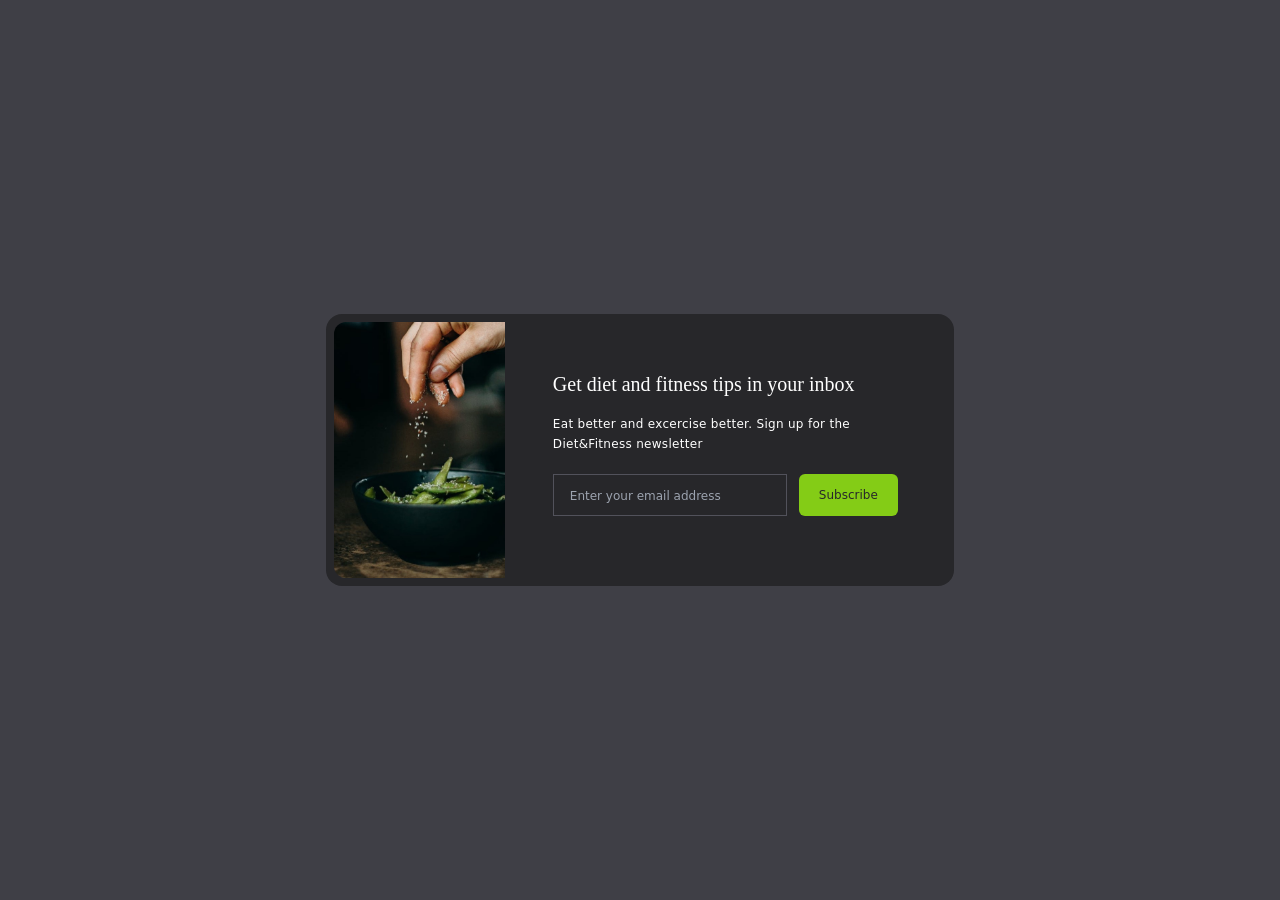
<file: email-subscribe/index.html>
<!DOCTYPE html>
<html lang="en">
  <head>
    <meta charset="UTF-8" />
    <meta name="viewport" content="width=device-width, initial-scale=1.0" />
    <link rel="stylesheet" href="./css/style.css" />
    <title>Email Subscribe</title>
  </head>
  <body>
    <!-- Background Container -->
    <div class="flex items-center justify-center h-screen bg-zinc-700">
      <!-- Card -->
      <div class="bg-zinc-800 p-2 mx-6 rounded-2xl">
        <!-- Flex Container -->
        <div
          class="flex flex-col md:flex-row rounded-l-xl text-center text-white"
        >
          <!-- Image  -->
          <img
            src="images/image.jpg"
            alt=""
            class="object-fit rounded-xl h-80 md:h-64 md:rounded-l-xl md:rounded-r-none transform hover:scale-105 hover:rounded-xl duration-200"
          />
          <!-- Text -->
          <div class="p-6 md:p-12">
            <h2 class="font-serif text-xl font-medium md:text-left">
              Get diet and fitness tips in your inbox
            </h2>
            <p
              class="max-w-xs my-4 text-xs leading-5 tracking-wide md:text-left"
            >
              Eat better and excercise better. Sign up for the Diet&Fitness
              newsletter
            </p>

            <div
              class="flex flex-col mt-5 space-y-4 md:space-x-3 md:flex-row md:space-y-0"
            >
              <!-- items-center justify-center gap-5 -->
              <input
                type="email"
                placeholder="Enter your email address"
                class="p-2 px-4 text-center text-white bg-zinc-800 border border-zinc-600 placeholder:text-xs placeholder:text-center md:text-left placeholder:md:text-left focus:outline-none"
              />
              <button
                class="px-5 py-3 text-xs rounded-md text-zinc-800 bg-lime-500 hover:bg-lime-700 hover:text-white duration-500"
              >
                Subscribe
              </button>
            </div>
          </div>
        </div>
      </div>
    </div>
  </body>
</html>
</file>
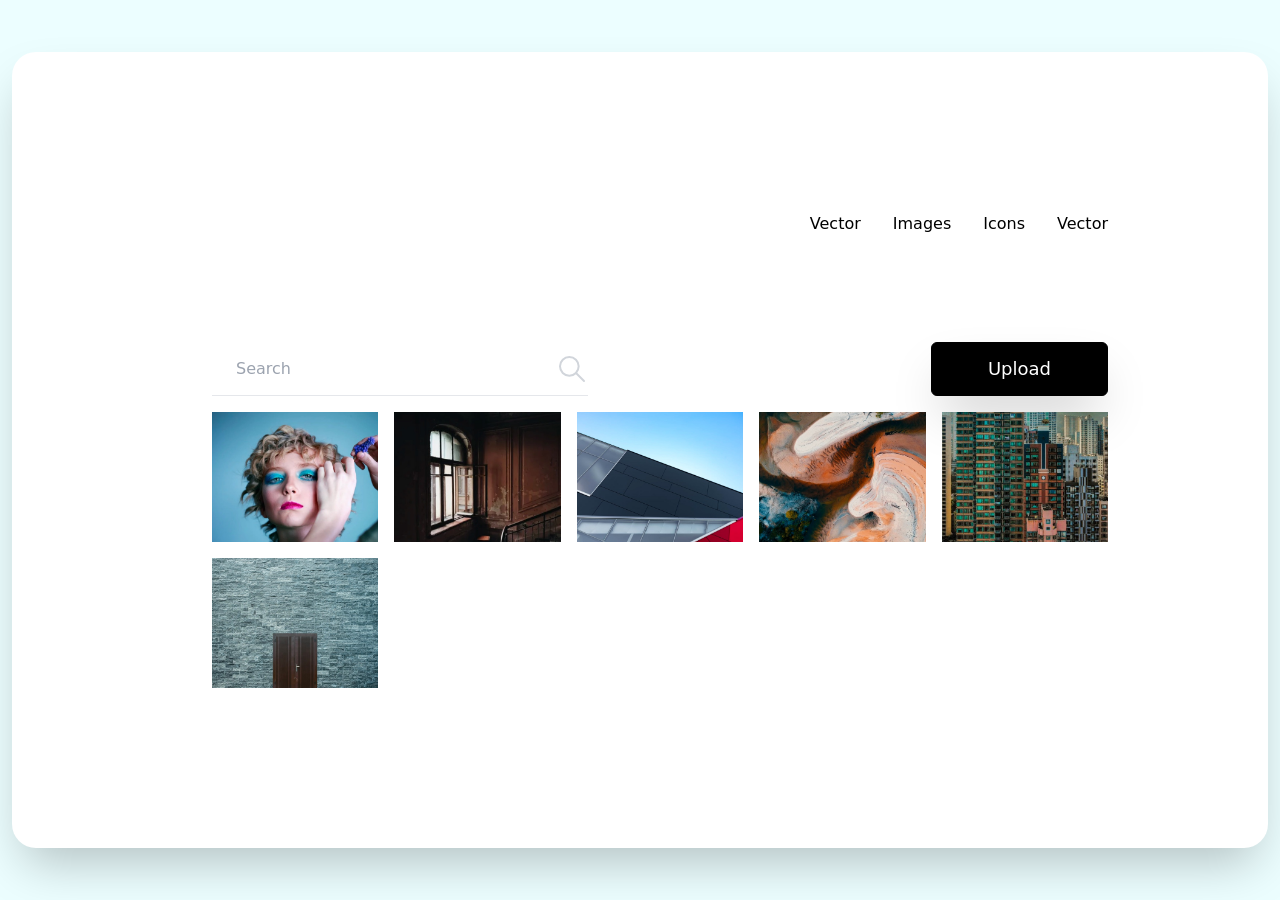
<file: image-gallery/index.html>
<!DOCTYPE html>
<html lang="en">
  <head>
    <meta charset="UTF-8" />
    <meta name="viewport" content="width=device-width, initial-scale=1.0" />
    <link rel="stylesheet" href="./css/style.css" />
    <title>Tailwind Starter</title>
  </head>
  <body>
    <!-- Global Container -->
    <div class="flex items-center justify-center min-h-screen bg-cyan-50">
      <!-- Card Container -->
      <div class="bg-white p-6 m-3 space-x-10 shadow-2xl rounded-3xl md:p-40">
        <!-- Menu Container -->
        <div
          class="flex flex-col items-center justify-center space-y-3 md:flex-row md:space-y-0 md:space-x-8 md:mb-24 md:justify-end"
        >
          <!-- Menu Items -->
          <div class="group">
            <a href="#">Vector</a>
            <div
              class="mx-2 mt-2 duration-500 border-b-2 opacity-0 border-black group-hover:opacity-100"
            ></div>
          </div>
          <div class="group">
            <a href="#">Images</a>
            <div
              class="mx-2 mt-2 duration-500 border-b-2 opacity-0 border-black group-hover:opacity-100"
            ></div>
          </div>
          <div class="group">
            <a href="#">Icons</a>
            <div
              class="mx-2 mt-2 duration-500 border-b-2 opacity-0 border-black group-hover:opacity-100"
            ></div>
          </div>
          <div class="group">
            <a href="#">Vector</a>
            <div
              class="mx-2 mt-2 duration-500 border-b-2 opacity-0 border-black group-hover:opacity-100"
            ></div>
          </div>
        </div>

        <!-- Search Container -->
        <div
          class="flex flex-col justify-between space-y-5 mb-4 md:flex-row md:space-y-0"
        >
          <!-- Input and SVG Container -->
          <div class="flex justify-between border-b">
            <input
              type="search"
              class="ml-6 border-none md:w-80 placeholder:font-thin focus:outline-none"
              placeholder="Search"
            />
            <button>
              <svg
                xmlns="http://www.w3.org/2000/svg"
                class="w-8 text-gray-300 duration-200 hover:scale-110"
                viewBox="0 0 24 24"
                stroke-width="1.5"
                stroke="currentColor"
                fill="none"
                stroke-linecap="round"
                stroke-linejoin="round"
              >
                <path stroke="none" d="M0 0h24v24H0z" fill="none" />
                <circle cx="10" cy="10" r="7" />
                <line x1="21" y1="21" x2="15" y2="15" />
              </svg>
            </button>
          </div>
          <!-- Upload Button -->
          <button
            class="py-3 px-14 text-lg font-normal text-white bg-black border border-black rounded-md shadow-2xl duration-200 hover:bg-white hover:text-black"
          >
            Upload
          </button>
        </div>

        <!-- Gallery Container -->
        <div class="grid gap-4 md:grid-cols-3 lg:grid-cols-4 xl:grid-cols-5">
          <!-- Image 1 -->
          <div class="relative group">
            <img src="./images/image1.jpg" alt="" class="w-72" />
            <div
              class="absolute bottom-0 left-0 right-0 p-2 px-4 text-white duration-500 bg-black opacity-0 group-hover:opacity-100 bg-opacity-40"
            >
              <div class="flex justify-between w-full">
                <div class="font-normal">
                  <p class="text-sm">Abstract Painting</p>
                  <p class="text-xs">245 likes - 35 shares</p>
                </div>
                <div class="flex items-center">
                  <img src="images/bookmark.svg" alt="bookmark" />
                </div>
              </div>
            </div>
          </div>

          <!-- Image 2 -->
          <div class="relative group">
            <img src="./images/image2.jpg" alt="" class="w-72" />
            <div
              class="absolute bottom-0 left-0 right-0 p-2 px-4 text-white duration-500 bg-black opacity-0 group-hover:opacity-100 bg-opacity-40"
            >
              <div class="flex justify-between w-full">
                <div class="font-normal">
                  <p class="text-sm">Abstract Painting</p>
                  <p class="text-xs">245 likes - 35 shares</p>
                </div>
                <div class="flex items-center">
                  <img src="images/bookmark.svg" alt="bookmark" />
                </div>
              </div>
            </div>
          </div>

          <!-- Image 3 -->
          <div class="relative group">
            <img src="./images/image3.jpg" alt="" class="w-72" />
            <div
              class="absolute bottom-0 left-0 right-0 p-2 px-4 text-white duration-500 bg-black opacity-0 group-hover:opacity-100 bg-opacity-40"
            >
              <div class="flex justify-between w-full">
                <div class="font-normal">
                  <p class="text-sm">Abstract Painting</p>
                  <p class="text-xs">245 likes - 35 shares</p>
                </div>
                <div class="flex items-center">
                  <img src="images/bookmark.svg" alt="bookmark" />
                </div>
              </div>
            </div>
          </div>

          <!-- Image 4 -->
          <div class="relative group">
            <img src="./images/image4.jpg" alt="" class="w-72" />
            <div
              class="absolute bottom-0 left-0 right-0 p-2 px-4 text-white duration-500 bg-black opacity-0 group-hover:opacity-100 bg-opacity-40"
            >
              <div class="flex justify-between w-full">
                <div class="font-normal">
                  <p class="text-sm">Abstract Painting</p>
                  <p class="text-xs">245 likes - 35 shares</p>
                </div>
                <div class="flex items-center">
                  <img src="images/bookmark.svg" alt="bookmark" />
                </div>
              </div>
            </div>
          </div>

          <!-- Image 5 -->
          <div class="relative group">
            <img src="./images/image5.jpg" alt="" class="w-72" />
            <div
              class="absolute bottom-0 left-0 right-0 p-2 px-4 text-white duration-500 bg-black opacity-0 group-hover:opacity-100 bg-opacity-40"
            >
              <div class="flex justify-between w-full">
                <div class="font-normal">
                  <p class="text-sm">Abstract Painting</p>
                  <p class="text-xs">245 likes - 35 shares</p>
                </div>
                <div class="flex items-center">
                  <img src="images/bookmark.svg" alt="bookmark" />
                </div>
              </div>
            </div>
          </div>

          <!-- Image 6 -->
          <div class="relative group">
            <img src="./images/image6.jpg" alt="" class="w-72" />
            <div
              class="absolute bottom-0 left-0 right-0 p-2 px-4 text-white duration-500 bg-black opacity-0 group-hover:opacity-100 bg-opacity-40"
            >
              <div class="flex justify-between w-full">
                <div class="font-normal">
                  <p class="text-sm">Abstract Painting</p>
                  <p class="text-xs">245 likes - 35 shares</p>
                </div>
                <div class="flex items-center">
                  <img src="images/bookmark.svg" alt="bookmark" />
                </div>
              </div>
            </div>
          </div>
        </div>
      </div>
    </div>
  </body>
</html>
</file>
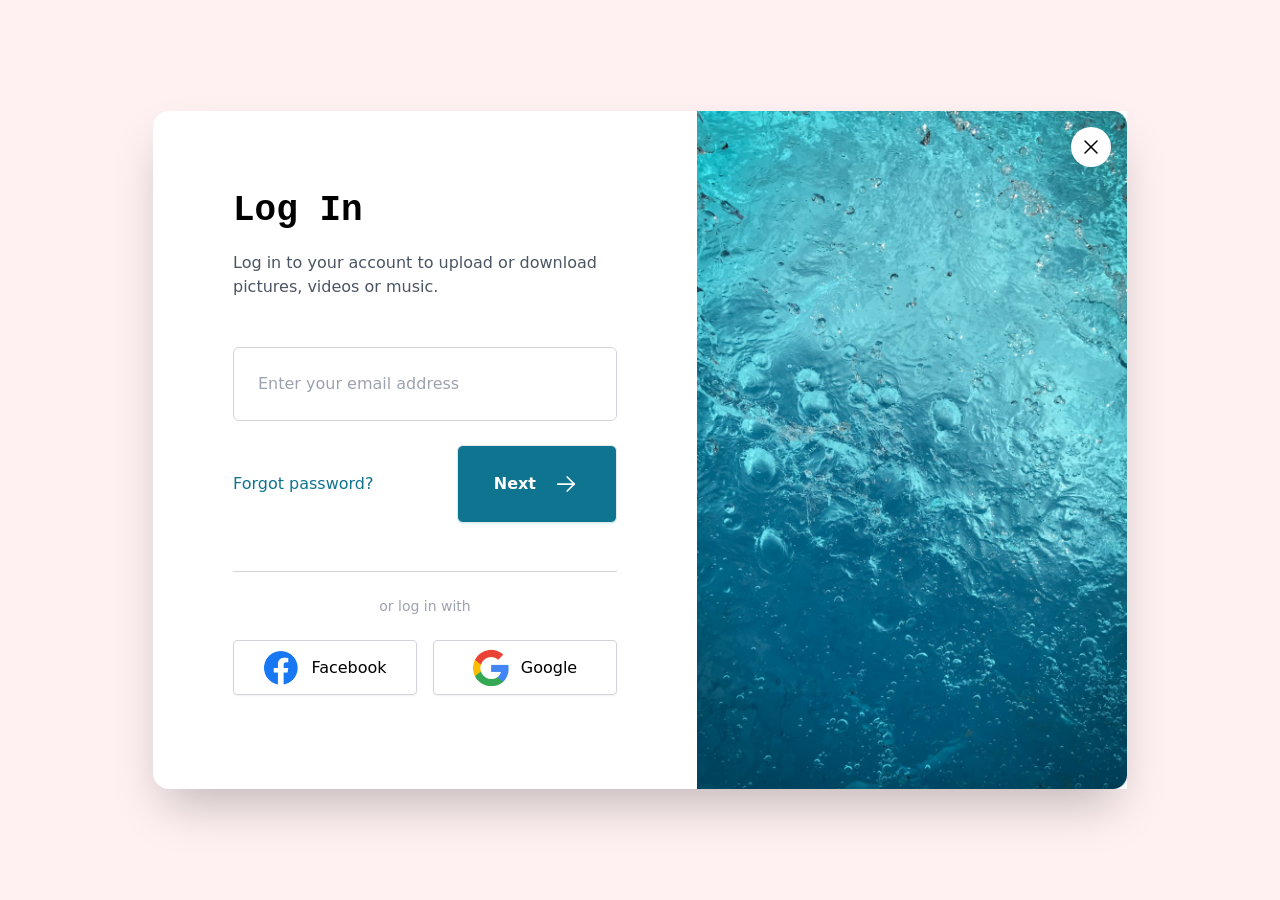
<file: login-modal/index.html>
<!DOCTYPE html>
<html lang="en">
  <head>
    <meta charset="UTF-8" />
    <meta name="viewport" content="width=device-width, initial-scale=1.0" />
    <link rel="stylesheet" href="./css/style.css" />
    <title>Login Modal</title>
  </head>
  <body>
    <!-- Global Container -->
    <div class="flex items-center justify-center min-h-screen bg-rose-50">
      <!-- Card Container -->
      <div
        class="relative flex flex-col m-6 space-y-10 bg-white shadow-2xl rounded-2xl md:flex-row md:space-y-0"
      >
        <!-- Left Side -->
        <div class="p-6 md:p-20">
          <h2 class="text-4xl font-bold font-mono mb-5">Log In</h2>
          <p class="max-w-sm mb-12 font-sans font-light text-gray-600">
            Log in to your account to upload or download pictures, videos or
            music.
          </p>
          <input
            type="text"
            placeholder="Enter your email address"
            class="w-full p-6 border border-gray-300 rounded-md placeholder:font-sans placeholder:font-light"
          />

          <!-- Middle Content -->
          <div
            class="flex flex-col items-center justify-between mt-6 space-y-6 md:flex-row md:space-y-0"
          >
            <div class="font-thin text-cyan-700">Forgot password?</div>
            <button
              class="w-full md:w-auto flex justify-center items-center p-6 space-x-4 font-sans font-bold text-white rounded-md px-9 bg-cyan-700 shadow-cyan-100 hover:bg-opacity-90 shadow-sm hover:shadow-lg border transition hover:-translate-y-0.5 duration-150"
            >
              <span>Next</span>
              <svg
                xmlns="http://www.w3.org/2000/svg"
                class="w-7"
                viewBox="0 0 24 24"
                stroke-width="1.5"
                stroke="#ffffff"
                fill="none"
                stroke-linecap="round"
                stroke-linejoin="round"
              >
                <path stroke="none" d="M0 0h24v24H0z" fill="none" />
                <line x1="5" y1="12" x2="19" y2="12" />
                <line x1="13" y1="18" x2="19" y2="12" />
                <line x1="13" y1="6" x2="19" y2="12" />
              </svg>
            </button>
          </div>

          <!-- Border -->
          <div class="mt-12 border-b border-b-gray-300"></div>

          <!-- Bottom Content -->
          <p class="py-6 text-sm font-thin text-center text-gray-400">
            or log in with
          </p>

          <!-- Bottom Buttons Container -->
          <div
            class="flex flex-col space-x-0 space-y-6 md:flex-row md:space-y-0 md:space-x-4"
          >
            <button
              class="flex justify-center items-center py-2 space-x-3 border border-gray-300 rounded shadow-sm hover:bg-opacity-30 hover:shadow-lg transition hover:-translate-y-0.5 duration-150 md:w-1/2"
            >
              <img src="./images/facebook.png" alt="" class="w-9" />
              <span class="font-thin">Facebook</span>
            </button>
            <button
              class="flex justify-center items-center py-2 space-x-3 border border-gray-300 rounded shadow-sm hover:bg-opacity-30 hover:shadow-lg transition hover:-translate-y-0.5 duration-150 md:w-1/2"
            >
              <img src="./images/google.png" alt="" class="w-9" />
              <span class="font-thin">Google</span>
            </button>
          </div>
        </div>

        <!-- Right Side -->
        <img
          src="./images/image.jpg"
          alt=""
          class="w-[430px] hidden md:block"
        />

        <!-- Close Button -->
        <div
          class="group absolute -top-5 right-4 flex items-center justify-center w-10 h-10 bg-gray-200 rounded-full md:bg-white md:top-4 hover:cursor-pointer hover:-translate-y-0.5 transition duration-150"
        >
          <svg
            xmlns="http://www.w3.org/2000/svg"
            class="w-6 h-6 text-black group-hover:text-gray-600"
            viewBox="0 0 24 24"
            stroke-width="1.5"
            stroke="currentColor"
            fill="none"
            stroke-linecap="round"
            stroke-linejoin="round"
          >
            <path stroke="none" d="M0 0h24v24H0z" fill="none" />
            <line x1="18" y1="6" x2="6" y2="18" />
            <line x1="6" y1="6" x2="18" y2="18" />
          </svg>
        </div>
      </div>
    </div>
  </body>
</html>
</file>
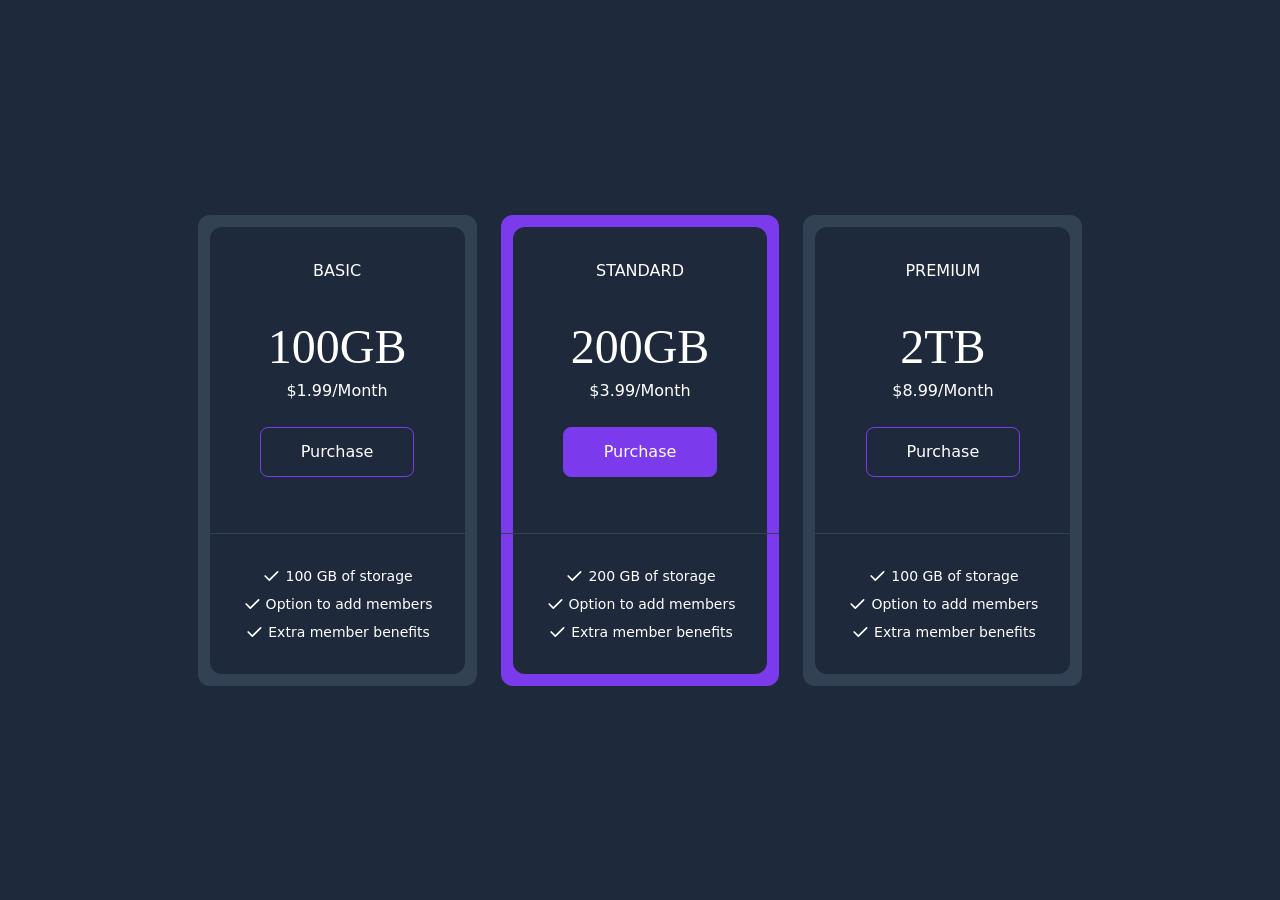
<file: pricing-cards/index.html>
<!DOCTYPE html>
<html lang="en">
  <head>
    <meta charset="UTF-8" />
    <meta name="viewport" content="width=device-width, initial-scale=1.0" />
    <link rel="stylesheet" href="./css/style.css" />
    <title>Pricing Cards</title>
  </head>
  <body>
    <!-- Global Container -->
    <div class="flex items-center justify-center min-h-screen bg-slate-800">
      <!-- Inner Container -->
      <div
        class="flex flex-col my-6 space-y-6 md:space-y-0 md:space-x-6 md:flex-row md:my-0"
      >
        <!-- Column 1 -->
        <div class="bg-slate-700 rounded-xl text-white">
          <!-- Upper Container -->
          <div class="p-8 mx-3 mt-3 rounded-t-xl bg-slate-800">
            <div class="text-center uppercase">Basic</div>
            <h2 class="mt-10 font-serif text-5xl text-center">100GB</h2>
            <h3 class="mt-2 text-center">$1.99/Month</h3>
            <div class="flex justify-center">
              <a
                href=""
                class="inline-block px-10 py-3 my-6 text-center border border-violet-600 rounded-lg hover:bg-violet-800 hover:border-violet-800 duration-200"
                >Purchase
              </a>
            </div>
          </div>

          <!-- Border -->
          <div class="border-t border-slate-700"></div>

          <!-- Lower Container -->
          <div class="p-8 mx-3 mb-3 rounded-b-xl bg-slate-800">
            <!-- List Container -->
            <div class="flex flex-col space-y-2">
              <!-- List Item 1 -->
              <div class="flex justify-center">
                <svg
                  xmlns="http://www.w3.org/2000/svg"
                  class="w-5 h-5"
                  viewBox="0 0 24 24"
                  stroke-width="2"
                  stroke="currentColor"
                  fill="none"
                  stroke-linecap="round"
                  stroke-linejoin="round"
                >
                  <path stroke="none" d="M0 0h24v24H0z" fill="none" />
                  <path d="M5 12l5 5l10 -10" />
                </svg>
                <span class="text-sm ml-1">100 GB of storage</span>
              </div>

              <!-- List Item 2 -->
              <div class="flex justify-center">
                <svg
                  xmlns="http://www.w3.org/2000/svg"
                  class="w-5 h-5"
                  viewBox="0 0 24 24"
                  stroke-width="2"
                  stroke="currentColor"
                  fill="none"
                  stroke-linecap="round"
                  stroke-linejoin="round"
                >
                  <path stroke="none" d="M0 0h24v24H0z" fill="none" />
                  <path d="M5 12l5 5l10 -10" />
                </svg>
                <span class="text-sm ml-1">Option to add members</span>
              </div>

              <!-- List Item 3 -->
              <div class="flex justify-center">
                <svg
                  xmlns="http://www.w3.org/2000/svg"
                  class="w-5 h-5"
                  viewBox="0 0 24 24"
                  stroke-width="2"
                  stroke="currentColor"
                  fill="none"
                  stroke-linecap="round"
                  stroke-linejoin="round"
                >
                  <path stroke="none" d="M0 0h24v24H0z" fill="none" />
                  <path d="M5 12l5 5l10 -10" />
                </svg>
                <span class="text-sm ml-1">Extra member benefits</span>
              </div>
            </div>
          </div>
        </div>

        <!-- Column 2 -->
        <div class="bg-violet-600 rounded-xl text-white">
          <!-- Upper Container -->
          <div class="p-8 mx-3 mt-3 rounded-t-xl bg-slate-800">
            <div class="text-center uppercase">Standard</div>
            <h2 class="mt-10 font-serif text-5xl text-center">200GB</h2>
            <h3 class="mt-2 text-center">$3.99/Month</h3>
            <div class="flex justify-center">
              <a
                href=""
                class="inline-block px-10 py-3 my-6 text-center border border-violet-600 rounded-lg bg-violet-600 hover:bg-violet-800 hover:border-violet-800 duration-200"
              >
                Purchase
              </a>
            </div>
          </div>

          <!-- Border -->
          <div class="border-t border-slate-700"></div>

          <!-- Lower Container -->
          <div class="p-8 mx-3 mb-3 rounded-b-xl bg-slate-800">
            <!-- List Container -->
            <div class="flex flex-col space-y-2">
              <!-- List Item 1 -->
              <div class="flex justify-center">
                <svg
                  xmlns="http://www.w3.org/2000/svg"
                  class="w-5 h-5"
                  viewBox="0 0 24 24"
                  stroke-width="2"
                  stroke="currentColor"
                  fill="none"
                  stroke-linecap="round"
                  stroke-linejoin="round"
                >
                  <path stroke="none" d="M0 0h24v24H0z" fill="none" />
                  <path d="M5 12l5 5l10 -10" />
                </svg>
                <span class="text-sm ml-1">200 GB of storage</span>
              </div>

              <!-- List Item 2 -->
              <div class="flex justify-center">
                <svg
                  xmlns="http://www.w3.org/2000/svg"
                  class="w-5 h-5"
                  viewBox="0 0 24 24"
                  stroke-width="2"
                  stroke="currentColor"
                  fill="none"
                  stroke-linecap="round"
                  stroke-linejoin="round"
                >
                  <path stroke="none" d="M0 0h24v24H0z" fill="none" />
                  <path d="M5 12l5 5l10 -10" />
                </svg>
                <span class="text-sm ml-1">Option to add members</span>
              </div>

              <!-- List Item 3 -->
              <div class="flex justify-center">
                <svg
                  xmlns="http://www.w3.org/2000/svg"
                  class="w-5 h-5"
                  viewBox="0 0 24 24"
                  stroke-width="2"
                  stroke="currentColor"
                  fill="none"
                  stroke-linecap="round"
                  stroke-linejoin="round"
                >
                  <path stroke="none" d="M0 0h24v24H0z" fill="none" />
                  <path d="M5 12l5 5l10 -10" />
                </svg>
                <span class="text-sm ml-1">Extra member benefits</span>
              </div>
            </div>
          </div>
        </div>

        <!-- Column 3 -->
        <div class="bg-slate-700 rounded-xl text-white">
          <!-- Upper Container -->
          <div class="p-8 mx-3 mt-3 rounded-t-xl bg-slate-800">
            <div class="text-center uppercase">Premium</div>
            <h2 class="mt-10 font-serif text-5xl text-center">2TB</h2>
            <h3 class="mt-2 text-center">$8.99/Month</h3>
            <div class="flex justify-center">
              <a
                href=""
                class="inline-block px-10 py-3 my-6 text-center border border-violet-600 rounded-lg hover:bg-violet-800 hover:border-violet-800 duration-200"
                >Purchase
              </a>
            </div>
          </div>

          <!-- Border -->
          <div class="border-t border-slate-700"></div>

          <!-- Lower Container -->
          <div class="p-8 mx-3 mb-3 rounded-b-xl bg-slate-800">
            <!-- List Container -->
            <div class="flex flex-col space-y-2">
              <!-- List Item 1 -->
              <div class="flex justify-center">
                <svg
                  xmlns="http://www.w3.org/2000/svg"
                  class="w-5 h-5"
                  viewBox="0 0 24 24"
                  stroke-width="2"
                  stroke="currentColor"
                  fill="none"
                  stroke-linecap="round"
                  stroke-linejoin="round"
                >
                  <path stroke="none" d="M0 0h24v24H0z" fill="none" />
                  <path d="M5 12l5 5l10 -10" />
                </svg>
                <span class="text-sm ml-1">100 GB of storage</span>
              </div>

              <!-- List Item 2 -->
              <div class="flex justify-center">
                <svg
                  xmlns="http://www.w3.org/2000/svg"
                  class="w-5 h-5"
                  viewBox="0 0 24 24"
                  stroke-width="2"
                  stroke="currentColor"
                  fill="none"
                  stroke-linecap="round"
                  stroke-linejoin="round"
                >
                  <path stroke="none" d="M0 0h24v24H0z" fill="none" />
                  <path d="M5 12l5 5l10 -10" />
                </svg>
                <span class="text-sm ml-1">Option to add members</span>
              </div>

              <!-- List Item 3 -->
              <div class="flex justify-center">
                <svg
                  xmlns="http://www.w3.org/2000/svg"
                  class="w-5 h-5"
                  viewBox="0 0 24 24"
                  stroke-width="2"
                  stroke="currentColor"
                  fill="none"
                  stroke-linecap="round"
                  stroke-linejoin="round"
                >
                  <path stroke="none" d="M0 0h24v24H0z" fill="none" />
                  <path d="M5 12l5 5l10 -10" />
                </svg>
                <span class="text-sm ml-1">Extra member benefits</span>
              </div>
            </div>
          </div>
        </div>
      </div>
    </div>
  </body>
</html>
</file>
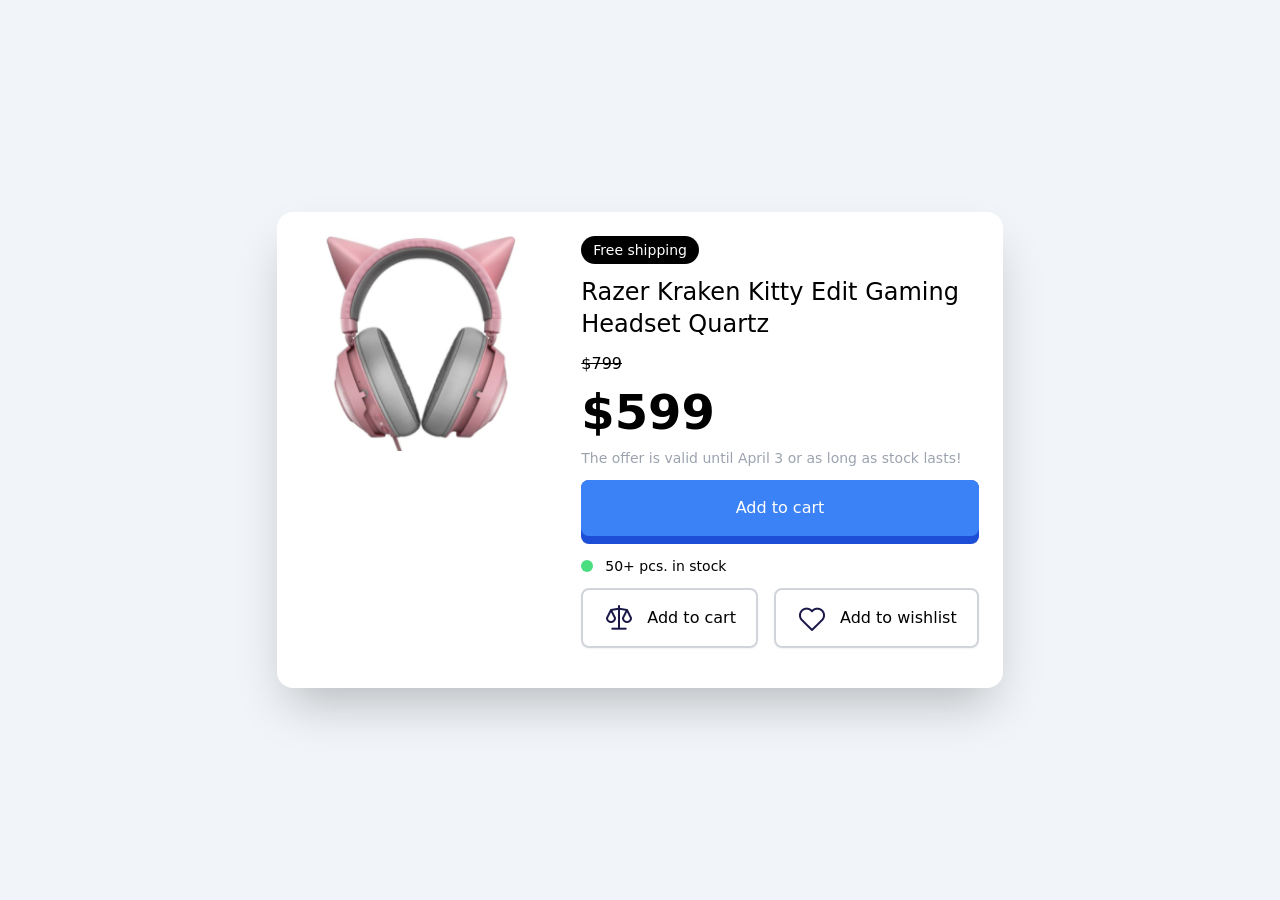
<file: product-modal/index.html>
<!DOCTYPE html>
<html lang="en">
  <head>
    <meta charset="UTF-8" />
    <meta name="viewport" content="width=device-width, initial-scale=1.0" />
    <link rel="stylesheet" href="./css/style.css" />
    <title>Product Modal</title>
  </head>
  <body>
    <!-- Global Container -->
    <div class="flex items-center justify-center min-h-screen bg-slate-100">
      <!-- Card Container -->
      <div
        class="flex flex-col m-3 p-6 space-y-10 rounded-2xl shadow-2xl bg-white md:flex-row md:space-y-0 md:space-x-10 md:m-0 md:p-16"
      >
        <!-- Image Div -->
        <div>
          <img
            src="images/headphone.png"
            alt=""
            class="mx-auto duration-200 w-60 hover:scale-105"
          />
        </div>
        <!-- Content Container -->
        <div class="flex flex-col space-y-6">
          <!-- Label & Title Container -->
          <div class="flex flex-col mb-4 space-y-3 text-center md:text-left">
            <div>
              <div
                class="inline-block bg-black text-white text-sm rounded-full px-3 py-1"
              >
                Free shipping
              </div>
            </div>

            <!-- Title -->
            <div class="text-2xl max-w-sm font-medium">
              Razer Kraken Kitty Edit Gaming Headset Quartz
            </div>
            <!-- Price Container -->
            <div class="flex flex-col mb-4 space-y-3 text-center md:text-left">
              <p class="line-through">$799</p>
              <p class="text-5xl font-bold">$599</p>
              <p class="text-sm font-light text-gray-400">
                The offer is valid until April 3 or as long as stock lasts!
              </p>
            </div>

            <!-- Button Group -->
            <div class="group">
              <button
                class="w-full transition-all duration-150 bg-blue-700 text-white border-b-8 border-b-blue-700 rounded-lg group-hover:border-t-8 group-hover:border-b-0 group-hover:bg-blue-700 group-hover:border-t-blue-700 group-hover:shadow-lg"
              >
                <div
                  class="px-8 py-4 duration-150 bg-blue-500 rounded-lg group-hover:bg-blue-700"
                >
                  Add to cart
                </div>
              </button>
            </div>

            <!-- Stock -->
            <div class="flex items-center space-x-3 group">
              <div
                class="w-3 h-3 bg-green-400 rounded-full group-hover:animate-ping"
              ></div>
              <div class="text-sm">50+ pcs. in stock</div>
            </div>

            <!-- Bottom Buttons Container -->

            <div
              class="flex flex-col space-y-4 md:space-y-0 md:space-x-4 md:flex-row"
            >
              <button
                class="flex items-center justify-center py-3 px-5 space-x-3 border-2 border-gray-300 rounded-lg shadow-sm hover:bg-opacity-30 hover:shadow-lg hover:-translate-y-0.5 transition-all duration-150"
              >
                <img src="images/weight.png" alt="" class="w-8" />
                <span>Add to cart</span>
              </button>

              <button
                class="flex items-center justify-center py-3 px-5 space-x-3 border-2 border-gray-300 rounded-lg shadow-sm hover:bg-opacity-30 hover:shadow-lg hover:-translate-y-0.5 transition-all duration-150"
              >
                <img src="images/heart.png" alt="" class="w-8" />
                <span>Add to wishlist</span>
              </button>
            </div>
          </div>
        </div>
      </div>
    </div>
  </body>
</html>
</file>
<file: email-subscribe/css/style.css>
*, ::before, ::after {
  --tw-border-spacing-x: 0;
  --tw-border-spacing-y: 0;
  --tw-translate-x: 0;
  --tw-translate-y: 0;
  --tw-rotate: 0;
  --tw-skew-x: 0;
  --tw-skew-y: 0;
  --tw-scale-x: 1;
  --tw-scale-y: 1;
  --tw-pan-x:  ;
  --tw-pan-y:  ;
  --tw-pinch-zoom:  ;
  --tw-scroll-snap-strictness: proximity;
  --tw-gradient-from-position:  ;
  --tw-gradient-via-position:  ;
  --tw-gradient-to-position:  ;
  --tw-ordinal:  ;
  --tw-slashed-zero:  ;
  --tw-numeric-figure:  ;
  --tw-numeric-spacing:  ;
  --tw-numeric-fraction:  ;
  --tw-ring-inset:  ;
  --tw-ring-offset-width: 0px;
  --tw-ring-offset-color: #fff;
  --tw-ring-color: rgb(59 130 246 / 0.5);
  --tw-ring-offset-shadow: 0 0 #0000;
  --tw-ring-shadow: 0 0 #0000;
  --tw-shadow: 0 0 #0000;
  --tw-shadow-colored: 0 0 #0000;
  --tw-blur:  ;
  --tw-brightness:  ;
  --tw-contrast:  ;
  --tw-grayscale:  ;
  --tw-hue-rotate:  ;
  --tw-invert:  ;
  --tw-saturate:  ;
  --tw-sepia:  ;
  --tw-drop-shadow:  ;
  --tw-backdrop-blur:  ;
  --tw-backdrop-brightness:  ;
  --tw-backdrop-contrast:  ;
  --tw-backdrop-grayscale:  ;
  --tw-backdrop-hue-rotate:  ;
  --tw-backdrop-invert:  ;
  --tw-backdrop-opacity:  ;
  --tw-backdrop-saturate:  ;
  --tw-backdrop-sepia:  ;
  --tw-contain-size:  ;
  --tw-contain-layout:  ;
  --tw-contain-paint:  ;
  --tw-contain-style:  ;
}

::backdrop {
  --tw-border-spacing-x: 0;
  --tw-border-spacing-y: 0;
  --tw-translate-x: 0;
  --tw-translate-y: 0;
  --tw-rotate: 0;
  --tw-skew-x: 0;
  --tw-skew-y: 0;
  --tw-scale-x: 1;
  --tw-scale-y: 1;
  --tw-pan-x:  ;
  --tw-pan-y:  ;
  --tw-pinch-zoom:  ;
  --tw-scroll-snap-strictness: proximity;
  --tw-gradient-from-position:  ;
  --tw-gradient-via-position:  ;
  --tw-gradient-to-position:  ;
  --tw-ordinal:  ;
  --tw-slashed-zero:  ;
  --tw-numeric-figure:  ;
  --tw-numeric-spacing:  ;
  --tw-numeric-fraction:  ;
  --tw-ring-inset:  ;
  --tw-ring-offset-width: 0px;
  --tw-ring-offset-color: #fff;
  --tw-ring-color: rgb(59 130 246 / 0.5);
  --tw-ring-offset-shadow: 0 0 #0000;
  --tw-ring-shadow: 0 0 #0000;
  --tw-shadow: 0 0 #0000;
  --tw-shadow-colored: 0 0 #0000;
  --tw-blur:  ;
  --tw-brightness:  ;
  --tw-contrast:  ;
  --tw-grayscale:  ;
  --tw-hue-rotate:  ;
  --tw-invert:  ;
  --tw-saturate:  ;
  --tw-sepia:  ;
  --tw-drop-shadow:  ;
  --tw-backdrop-blur:  ;
  --tw-backdrop-brightness:  ;
  --tw-backdrop-contrast:  ;
  --tw-backdrop-grayscale:  ;
  --tw-backdrop-hue-rotate:  ;
  --tw-backdrop-invert:  ;
  --tw-backdrop-opacity:  ;
  --tw-backdrop-saturate:  ;
  --tw-backdrop-sepia:  ;
  --tw-contain-size:  ;
  --tw-contain-layout:  ;
  --tw-contain-paint:  ;
  --tw-contain-style:  ;
}

/*
! tailwindcss v3.4.12 | MIT License | https://tailwindcss.com
*/

/*
1. Prevent padding and border from affecting element width. (https://github.com/mozdevs/cssremedy/issues/4)
2. Allow adding a border to an element by just adding a border-width. (https://github.com/tailwindcss/tailwindcss/pull/116)
*/

*,
::before,
::after {
  box-sizing: border-box;
  /* 1 */
  border-width: 0;
  /* 2 */
  border-style: solid;
  /* 2 */
  border-color: #e5e7eb;
  /* 2 */
}

::before,
::after {
  --tw-content: '';
}

/*
1. Use a consistent sensible line-height in all browsers.
2. Prevent adjustments of font size after orientation changes in iOS.
3. Use a more readable tab size.
4. Use the user's configured `sans` font-family by default.
5. Use the user's configured `sans` font-feature-settings by default.
6. Use the user's configured `sans` font-variation-settings by default.
7. Disable tap highlights on iOS
*/

html,
:host {
  line-height: 1.5;
  /* 1 */
  -webkit-text-size-adjust: 100%;
  /* 2 */
  -moz-tab-size: 4;
  /* 3 */
  -o-tab-size: 4;
     tab-size: 4;
  /* 3 */
  font-family: ui-sans-serif, system-ui, sans-serif, "Apple Color Emoji", "Segoe UI Emoji", "Segoe UI Symbol", "Noto Color Emoji";
  /* 4 */
  font-feature-settings: normal;
  /* 5 */
  font-variation-settings: normal;
  /* 6 */
  -webkit-tap-highlight-color: transparent;
  /* 7 */
}

/*
1. Remove the margin in all browsers.
2. Inherit line-height from `html` so users can set them as a class directly on the `html` element.
*/

body {
  margin: 0;
  /* 1 */
  line-height: inherit;
  /* 2 */
}

/*
1. Add the correct height in Firefox.
2. Correct the inheritance of border color in Firefox. (https://bugzilla.mozilla.org/show_bug.cgi?id=190655)
3. Ensure horizontal rules are visible by default.
*/

hr {
  height: 0;
  /* 1 */
  color: inherit;
  /* 2 */
  border-top-width: 1px;
  /* 3 */
}

/*
Add the correct text decoration in Chrome, Edge, and Safari.
*/

abbr:where([title]) {
  -webkit-text-decoration: underline dotted;
          text-decoration: underline dotted;
}

/*
Remove the default font size and weight for headings.
*/

h1,
h2,
h3,
h4,
h5,
h6 {
  font-size: inherit;
  font-weight: inherit;
}

/*
Reset links to optimize for opt-in styling instead of opt-out.
*/

a {
  color: inherit;
  text-decoration: inherit;
}

/*
Add the correct font weight in Edge and Safari.
*/

b,
strong {
  font-weight: bolder;
}

/*
1. Use the user's configured `mono` font-family by default.
2. Use the user's configured `mono` font-feature-settings by default.
3. Use the user's configured `mono` font-variation-settings by default.
4. Correct the odd `em` font sizing in all browsers.
*/

code,
kbd,
samp,
pre {
  font-family: ui-monospace, SFMono-Regular, Menlo, Monaco, Consolas, "Liberation Mono", "Courier New", monospace;
  /* 1 */
  font-feature-settings: normal;
  /* 2 */
  font-variation-settings: normal;
  /* 3 */
  font-size: 1em;
  /* 4 */
}

/*
Add the correct font size in all browsers.
*/

small {
  font-size: 80%;
}

/*
Prevent `sub` and `sup` elements from affecting the line height in all browsers.
*/

sub,
sup {
  font-size: 75%;
  line-height: 0;
  position: relative;
  vertical-align: baseline;
}

sub {
  bottom: -0.25em;
}

sup {
  top: -0.5em;
}

/*
1. Remove text indentation from table contents in Chrome and Safari. (https://bugs.chromium.org/p/chromium/issues/detail?id=999088, https://bugs.webkit.org/show_bug.cgi?id=201297)
2. Correct table border color inheritance in all Chrome and Safari. (https://bugs.chromium.org/p/chromium/issues/detail?id=935729, https://bugs.webkit.org/show_bug.cgi?id=195016)
3. Remove gaps between table borders by default.
*/

table {
  text-indent: 0;
  /* 1 */
  border-color: inherit;
  /* 2 */
  border-collapse: collapse;
  /* 3 */
}

/*
1. Change the font styles in all browsers.
2. Remove the margin in Firefox and Safari.
3. Remove default padding in all browsers.
*/

button,
input,
optgroup,
select,
textarea {
  font-family: inherit;
  /* 1 */
  font-feature-settings: inherit;
  /* 1 */
  font-variation-settings: inherit;
  /* 1 */
  font-size: 100%;
  /* 1 */
  font-weight: inherit;
  /* 1 */
  line-height: inherit;
  /* 1 */
  letter-spacing: inherit;
  /* 1 */
  color: inherit;
  /* 1 */
  margin: 0;
  /* 2 */
  padding: 0;
  /* 3 */
}

/*
Remove the inheritance of text transform in Edge and Firefox.
*/

button,
select {
  text-transform: none;
}

/*
1. Correct the inability to style clickable types in iOS and Safari.
2. Remove default button styles.
*/

button,
input:where([type='button']),
input:where([type='reset']),
input:where([type='submit']) {
  -webkit-appearance: button;
  /* 1 */
  background-color: transparent;
  /* 2 */
  background-image: none;
  /* 2 */
}

/*
Use the modern Firefox focus style for all focusable elements.
*/

:-moz-focusring {
  outline: auto;
}

/*
Remove the additional `:invalid` styles in Firefox. (https://github.com/mozilla/gecko-dev/blob/2f9eacd9d3d995c937b4251a5557d95d494c9be1/layout/style/res/forms.css#L728-L737)
*/

:-moz-ui-invalid {
  box-shadow: none;
}

/*
Add the correct vertical alignment in Chrome and Firefox.
*/

progress {
  vertical-align: baseline;
}

/*
Correct the cursor style of increment and decrement buttons in Safari.
*/

::-webkit-inner-spin-button,
::-webkit-outer-spin-button {
  height: auto;
}

/*
1. Correct the odd appearance in Chrome and Safari.
2. Correct the outline style in Safari.
*/

[type='search'] {
  -webkit-appearance: textfield;
  /* 1 */
  outline-offset: -2px;
  /* 2 */
}

/*
Remove the inner padding in Chrome and Safari on macOS.
*/

::-webkit-search-decoration {
  -webkit-appearance: none;
}

/*
1. Correct the inability to style clickable types in iOS and Safari.
2. Change font properties to `inherit` in Safari.
*/

::-webkit-file-upload-button {
  -webkit-appearance: button;
  /* 1 */
  font: inherit;
  /* 2 */
}

/*
Add the correct display in Chrome and Safari.
*/

summary {
  display: list-item;
}

/*
Removes the default spacing and border for appropriate elements.
*/

blockquote,
dl,
dd,
h1,
h2,
h3,
h4,
h5,
h6,
hr,
figure,
p,
pre {
  margin: 0;
}

fieldset {
  margin: 0;
  padding: 0;
}

legend {
  padding: 0;
}

ol,
ul,
menu {
  list-style: none;
  margin: 0;
  padding: 0;
}

/*
Reset default styling for dialogs.
*/

dialog {
  padding: 0;
}

/*
Prevent resizing textareas horizontally by default.
*/

textarea {
  resize: vertical;
}

/*
1. Reset the default placeholder opacity in Firefox. (https://github.com/tailwindlabs/tailwindcss/issues/3300)
2. Set the default placeholder color to the user's configured gray 400 color.
*/

input::-moz-placeholder, textarea::-moz-placeholder {
  opacity: 1;
  /* 1 */
  color: #9ca3af;
  /* 2 */
}

input::placeholder,
textarea::placeholder {
  opacity: 1;
  /* 1 */
  color: #9ca3af;
  /* 2 */
}

/*
Set the default cursor for buttons.
*/

button,
[role="button"] {
  cursor: pointer;
}

/*
Make sure disabled buttons don't get the pointer cursor.
*/

:disabled {
  cursor: default;
}

/*
1. Make replaced elements `display: block` by default. (https://github.com/mozdevs/cssremedy/issues/14)
2. Add `vertical-align: middle` to align replaced elements more sensibly by default. (https://github.com/jensimmons/cssremedy/issues/14#issuecomment-634934210)
   This can trigger a poorly considered lint error in some tools but is included by design.
*/

img,
svg,
video,
canvas,
audio,
iframe,
embed,
object {
  display: block;
  /* 1 */
  vertical-align: middle;
  /* 2 */
}

/*
Constrain images and videos to the parent width and preserve their intrinsic aspect ratio. (https://github.com/mozdevs/cssremedy/issues/14)
*/

img,
video {
  max-width: 100%;
  height: auto;
}

/* Make elements with the HTML hidden attribute stay hidden by default */

[hidden] {
  display: none;
}

.mx-6 {
  margin-left: 1.5rem;
  margin-right: 1.5rem;
}

.my-4 {
  margin-top: 1rem;
  margin-bottom: 1rem;
}

.mx-10 {
  margin-left: 2.5rem;
  margin-right: 2.5rem;
}

.mt-5 {
  margin-top: 1.25rem;
}

.block {
  display: block;
}

.flex {
  display: flex;
}

.h-screen {
  height: 100vh;
}

.h-80 {
  height: 20rem;
}

.w-full {
  width: 100%;
}

.max-w-xs {
  max-width: 20rem;
}

.transform {
  transform: translate(var(--tw-translate-x), var(--tw-translate-y)) rotate(var(--tw-rotate)) skewX(var(--tw-skew-x)) skewY(var(--tw-skew-y)) scaleX(var(--tw-scale-x)) scaleY(var(--tw-scale-y));
}

.flex-col {
  flex-direction: column;
}

.items-center {
  align-items: center;
}

.justify-center {
  justify-content: center;
}

.gap-20 {
  gap: 5rem;
}

.gap-10 {
  gap: 2.5rem;
}

.gap-5 {
  gap: 1.25rem;
}

.space-y-4 > :not([hidden]) ~ :not([hidden]) {
  --tw-space-y-reverse: 0;
  margin-top: calc(1rem * calc(1 - var(--tw-space-y-reverse)));
  margin-bottom: calc(1rem * var(--tw-space-y-reverse));
}

.rounded-2xl {
  border-radius: 1rem;
}

.rounded-xl {
  border-radius: 0.75rem;
}

.rounded-md {
  border-radius: 0.375rem;
}

.rounded-l-xl {
  border-top-left-radius: 0.75rem;
  border-bottom-left-radius: 0.75rem;
}

.border {
  border-width: 1px;
}

.border-zinc-600 {
  --tw-border-opacity: 1;
  border-color: rgb(82 82 91 / var(--tw-border-opacity));
}

.bg-zinc-700 {
  --tw-bg-opacity: 1;
  background-color: rgb(63 63 70 / var(--tw-bg-opacity));
}

.bg-zinc-800 {
  --tw-bg-opacity: 1;
  background-color: rgb(39 39 42 / var(--tw-bg-opacity));
}

.bg-lime-500 {
  --tw-bg-opacity: 1;
  background-color: rgb(132 204 22 / var(--tw-bg-opacity));
}

.p-2 {
  padding: 0.5rem;
}

.p-6 {
  padding: 1.5rem;
}

.px-4 {
  padding-left: 1rem;
  padding-right: 1rem;
}

.px-5 {
  padding-left: 1.25rem;
  padding-right: 1.25rem;
}

.py-3 {
  padding-top: 0.75rem;
  padding-bottom: 0.75rem;
}

.px-10 {
  padding-left: 2.5rem;
  padding-right: 2.5rem;
}

.text-center {
  text-align: center;
}

.font-serif {
  font-family: ui-serif, Georgia, Cambria, "Times New Roman", Times, serif;
}

.text-5xl {
  font-size: 3rem;
  line-height: 1;
}

.text-xl {
  font-size: 1.25rem;
  line-height: 1.75rem;
}

.text-xs {
  font-size: 0.75rem;
  line-height: 1rem;
}

.text-3xl {
  font-size: 1.875rem;
  line-height: 2.25rem;
}

.text-2xl {
  font-size: 1.5rem;
  line-height: 2rem;
}

.text-sm {
  font-size: 0.875rem;
  line-height: 1.25rem;
}

.font-bold {
  font-weight: 700;
}

.font-medium {
  font-weight: 500;
}

.leading-5 {
  line-height: 1.25rem;
}

.tracking-wide {
  letter-spacing: 0.025em;
}

.text-white {
  --tw-text-opacity: 1;
  color: rgb(255 255 255 / var(--tw-text-opacity));
}

.text-zinc-800 {
  --tw-text-opacity: 1;
  color: rgb(39 39 42 / var(--tw-text-opacity));
}

.underline {
  text-decoration-line: underline;
}

.duration-200 {
  transition-duration: 200ms;
}

.duration-500 {
  transition-duration: 500ms;
}

.placeholder\:text-center::-moz-placeholder {
  text-align: center;
}

.placeholder\:text-center::placeholder {
  text-align: center;
}

.placeholder\:text-xs::-moz-placeholder {
  font-size: 0.75rem;
  line-height: 1rem;
}

.placeholder\:text-xs::placeholder {
  font-size: 0.75rem;
  line-height: 1rem;
}

.hover\:scale-105:hover {
  --tw-scale-x: 1.05;
  --tw-scale-y: 1.05;
  transform: translate(var(--tw-translate-x), var(--tw-translate-y)) rotate(var(--tw-rotate)) skewX(var(--tw-skew-x)) skewY(var(--tw-skew-y)) scaleX(var(--tw-scale-x)) scaleY(var(--tw-scale-y));
}

.hover\:rounded-xl:hover {
  border-radius: 0.75rem;
}

.hover\:bg-lime-700:hover {
  --tw-bg-opacity: 1;
  background-color: rgb(77 124 15 / var(--tw-bg-opacity));
}

.hover\:text-white:hover {
  --tw-text-opacity: 1;
  color: rgb(255 255 255 / var(--tw-text-opacity));
}

.focus\:outline-none:focus {
  outline: 2px solid transparent;
  outline-offset: 2px;
}

@media (min-width: 768px) {
  .md\:h-64 {
    height: 16rem;
  }

  .md\:flex-row {
    flex-direction: row;
  }

  .md\:space-x-3 > :not([hidden]) ~ :not([hidden]) {
    --tw-space-x-reverse: 0;
    margin-right: calc(0.75rem * var(--tw-space-x-reverse));
    margin-left: calc(0.75rem * calc(1 - var(--tw-space-x-reverse)));
  }

  .md\:space-y-0 > :not([hidden]) ~ :not([hidden]) {
    --tw-space-y-reverse: 0;
    margin-top: calc(0px * calc(1 - var(--tw-space-y-reverse)));
    margin-bottom: calc(0px * var(--tw-space-y-reverse));
  }

  .md\:rounded-l-xl {
    border-top-left-radius: 0.75rem;
    border-bottom-left-radius: 0.75rem;
  }

  .md\:rounded-r-none {
    border-top-right-radius: 0px;
    border-bottom-right-radius: 0px;
  }

  .md\:p-12 {
    padding: 3rem;
  }

  .md\:text-left {
    text-align: left;
  }

  .placeholder\:md\:text-left::-moz-placeholder {
    text-align: left;
  }

  .placeholder\:md\:text-left::placeholder {
    text-align: left;
  }
}
</file>
<file: image-gallery/css/style.css>
*, ::before, ::after {
  --tw-border-spacing-x: 0;
  --tw-border-spacing-y: 0;
  --tw-translate-x: 0;
  --tw-translate-y: 0;
  --tw-rotate: 0;
  --tw-skew-x: 0;
  --tw-skew-y: 0;
  --tw-scale-x: 1;
  --tw-scale-y: 1;
  --tw-pan-x:  ;
  --tw-pan-y:  ;
  --tw-pinch-zoom:  ;
  --tw-scroll-snap-strictness: proximity;
  --tw-gradient-from-position:  ;
  --tw-gradient-via-position:  ;
  --tw-gradient-to-position:  ;
  --tw-ordinal:  ;
  --tw-slashed-zero:  ;
  --tw-numeric-figure:  ;
  --tw-numeric-spacing:  ;
  --tw-numeric-fraction:  ;
  --tw-ring-inset:  ;
  --tw-ring-offset-width: 0px;
  --tw-ring-offset-color: #fff;
  --tw-ring-color: rgb(59 130 246 / 0.5);
  --tw-ring-offset-shadow: 0 0 #0000;
  --tw-ring-shadow: 0 0 #0000;
  --tw-shadow: 0 0 #0000;
  --tw-shadow-colored: 0 0 #0000;
  --tw-blur:  ;
  --tw-brightness:  ;
  --tw-contrast:  ;
  --tw-grayscale:  ;
  --tw-hue-rotate:  ;
  --tw-invert:  ;
  --tw-saturate:  ;
  --tw-sepia:  ;
  --tw-drop-shadow:  ;
  --tw-backdrop-blur:  ;
  --tw-backdrop-brightness:  ;
  --tw-backdrop-contrast:  ;
  --tw-backdrop-grayscale:  ;
  --tw-backdrop-hue-rotate:  ;
  --tw-backdrop-invert:  ;
  --tw-backdrop-opacity:  ;
  --tw-backdrop-saturate:  ;
  --tw-backdrop-sepia:  ;
  --tw-contain-size:  ;
  --tw-contain-layout:  ;
  --tw-contain-paint:  ;
  --tw-contain-style:  ;
}

::backdrop {
  --tw-border-spacing-x: 0;
  --tw-border-spacing-y: 0;
  --tw-translate-x: 0;
  --tw-translate-y: 0;
  --tw-rotate: 0;
  --tw-skew-x: 0;
  --tw-skew-y: 0;
  --tw-scale-x: 1;
  --tw-scale-y: 1;
  --tw-pan-x:  ;
  --tw-pan-y:  ;
  --tw-pinch-zoom:  ;
  --tw-scroll-snap-strictness: proximity;
  --tw-gradient-from-position:  ;
  --tw-gradient-via-position:  ;
  --tw-gradient-to-position:  ;
  --tw-ordinal:  ;
  --tw-slashed-zero:  ;
  --tw-numeric-figure:  ;
  --tw-numeric-spacing:  ;
  --tw-numeric-fraction:  ;
  --tw-ring-inset:  ;
  --tw-ring-offset-width: 0px;
  --tw-ring-offset-color: #fff;
  --tw-ring-color: rgb(59 130 246 / 0.5);
  --tw-ring-offset-shadow: 0 0 #0000;
  --tw-ring-shadow: 0 0 #0000;
  --tw-shadow: 0 0 #0000;
  --tw-shadow-colored: 0 0 #0000;
  --tw-blur:  ;
  --tw-brightness:  ;
  --tw-contrast:  ;
  --tw-grayscale:  ;
  --tw-hue-rotate:  ;
  --tw-invert:  ;
  --tw-saturate:  ;
  --tw-sepia:  ;
  --tw-drop-shadow:  ;
  --tw-backdrop-blur:  ;
  --tw-backdrop-brightness:  ;
  --tw-backdrop-contrast:  ;
  --tw-backdrop-grayscale:  ;
  --tw-backdrop-hue-rotate:  ;
  --tw-backdrop-invert:  ;
  --tw-backdrop-opacity:  ;
  --tw-backdrop-saturate:  ;
  --tw-backdrop-sepia:  ;
  --tw-contain-size:  ;
  --tw-contain-layout:  ;
  --tw-contain-paint:  ;
  --tw-contain-style:  ;
}

/*
! tailwindcss v3.4.12 | MIT License | https://tailwindcss.com
*/

/*
1. Prevent padding and border from affecting element width. (https://github.com/mozdevs/cssremedy/issues/4)
2. Allow adding a border to an element by just adding a border-width. (https://github.com/tailwindcss/tailwindcss/pull/116)
*/

*,
::before,
::after {
  box-sizing: border-box;
  /* 1 */
  border-width: 0;
  /* 2 */
  border-style: solid;
  /* 2 */
  border-color: #e5e7eb;
  /* 2 */
}

::before,
::after {
  --tw-content: '';
}

/*
1. Use a consistent sensible line-height in all browsers.
2. Prevent adjustments of font size after orientation changes in iOS.
3. Use a more readable tab size.
4. Use the user's configured `sans` font-family by default.
5. Use the user's configured `sans` font-feature-settings by default.
6. Use the user's configured `sans` font-variation-settings by default.
7. Disable tap highlights on iOS
*/

html,
:host {
  line-height: 1.5;
  /* 1 */
  -webkit-text-size-adjust: 100%;
  /* 2 */
  -moz-tab-size: 4;
  /* 3 */
  -o-tab-size: 4;
     tab-size: 4;
  /* 3 */
  font-family: ui-sans-serif, system-ui, sans-serif, "Apple Color Emoji", "Segoe UI Emoji", "Segoe UI Symbol", "Noto Color Emoji";
  /* 4 */
  font-feature-settings: normal;
  /* 5 */
  font-variation-settings: normal;
  /* 6 */
  -webkit-tap-highlight-color: transparent;
  /* 7 */
}

/*
1. Remove the margin in all browsers.
2. Inherit line-height from `html` so users can set them as a class directly on the `html` element.
*/

body {
  margin: 0;
  /* 1 */
  line-height: inherit;
  /* 2 */
}

/*
1. Add the correct height in Firefox.
2. Correct the inheritance of border color in Firefox. (https://bugzilla.mozilla.org/show_bug.cgi?id=190655)
3. Ensure horizontal rules are visible by default.
*/

hr {
  height: 0;
  /* 1 */
  color: inherit;
  /* 2 */
  border-top-width: 1px;
  /* 3 */
}

/*
Add the correct text decoration in Chrome, Edge, and Safari.
*/

abbr:where([title]) {
  -webkit-text-decoration: underline dotted;
          text-decoration: underline dotted;
}

/*
Remove the default font size and weight for headings.
*/

h1,
h2,
h3,
h4,
h5,
h6 {
  font-size: inherit;
  font-weight: inherit;
}

/*
Reset links to optimize for opt-in styling instead of opt-out.
*/

a {
  color: inherit;
  text-decoration: inherit;
}

/*
Add the correct font weight in Edge and Safari.
*/

b,
strong {
  font-weight: bolder;
}

/*
1. Use the user's configured `mono` font-family by default.
2. Use the user's configured `mono` font-feature-settings by default.
3. Use the user's configured `mono` font-variation-settings by default.
4. Correct the odd `em` font sizing in all browsers.
*/

code,
kbd,
samp,
pre {
  font-family: ui-monospace, SFMono-Regular, Menlo, Monaco, Consolas, "Liberation Mono", "Courier New", monospace;
  /* 1 */
  font-feature-settings: normal;
  /* 2 */
  font-variation-settings: normal;
  /* 3 */
  font-size: 1em;
  /* 4 */
}

/*
Add the correct font size in all browsers.
*/

small {
  font-size: 80%;
}

/*
Prevent `sub` and `sup` elements from affecting the line height in all browsers.
*/

sub,
sup {
  font-size: 75%;
  line-height: 0;
  position: relative;
  vertical-align: baseline;
}

sub {
  bottom: -0.25em;
}

sup {
  top: -0.5em;
}

/*
1. Remove text indentation from table contents in Chrome and Safari. (https://bugs.chromium.org/p/chromium/issues/detail?id=999088, https://bugs.webkit.org/show_bug.cgi?id=201297)
2. Correct table border color inheritance in all Chrome and Safari. (https://bugs.chromium.org/p/chromium/issues/detail?id=935729, https://bugs.webkit.org/show_bug.cgi?id=195016)
3. Remove gaps between table borders by default.
*/

table {
  text-indent: 0;
  /* 1 */
  border-color: inherit;
  /* 2 */
  border-collapse: collapse;
  /* 3 */
}

/*
1. Change the font styles in all browsers.
2. Remove the margin in Firefox and Safari.
3. Remove default padding in all browsers.
*/

button,
input,
optgroup,
select,
textarea {
  font-family: inherit;
  /* 1 */
  font-feature-settings: inherit;
  /* 1 */
  font-variation-settings: inherit;
  /* 1 */
  font-size: 100%;
  /* 1 */
  font-weight: inherit;
  /* 1 */
  line-height: inherit;
  /* 1 */
  letter-spacing: inherit;
  /* 1 */
  color: inherit;
  /* 1 */
  margin: 0;
  /* 2 */
  padding: 0;
  /* 3 */
}

/*
Remove the inheritance of text transform in Edge and Firefox.
*/

button,
select {
  text-transform: none;
}

/*
1. Correct the inability to style clickable types in iOS and Safari.
2. Remove default button styles.
*/

button,
input:where([type='button']),
input:where([type='reset']),
input:where([type='submit']) {
  -webkit-appearance: button;
  /* 1 */
  background-color: transparent;
  /* 2 */
  background-image: none;
  /* 2 */
}

/*
Use the modern Firefox focus style for all focusable elements.
*/

:-moz-focusring {
  outline: auto;
}

/*
Remove the additional `:invalid` styles in Firefox. (https://github.com/mozilla/gecko-dev/blob/2f9eacd9d3d995c937b4251a5557d95d494c9be1/layout/style/res/forms.css#L728-L737)
*/

:-moz-ui-invalid {
  box-shadow: none;
}

/*
Add the correct vertical alignment in Chrome and Firefox.
*/

progress {
  vertical-align: baseline;
}

/*
Correct the cursor style of increment and decrement buttons in Safari.
*/

::-webkit-inner-spin-button,
::-webkit-outer-spin-button {
  height: auto;
}

/*
1. Correct the odd appearance in Chrome and Safari.
2. Correct the outline style in Safari.
*/

[type='search'] {
  -webkit-appearance: textfield;
  /* 1 */
  outline-offset: -2px;
  /* 2 */
}

/*
Remove the inner padding in Chrome and Safari on macOS.
*/

::-webkit-search-decoration {
  -webkit-appearance: none;
}

/*
1. Correct the inability to style clickable types in iOS and Safari.
2. Change font properties to `inherit` in Safari.
*/

::-webkit-file-upload-button {
  -webkit-appearance: button;
  /* 1 */
  font: inherit;
  /* 2 */
}

/*
Add the correct display in Chrome and Safari.
*/

summary {
  display: list-item;
}

/*
Removes the default spacing and border for appropriate elements.
*/

blockquote,
dl,
dd,
h1,
h2,
h3,
h4,
h5,
h6,
hr,
figure,
p,
pre {
  margin: 0;
}

fieldset {
  margin: 0;
  padding: 0;
}

legend {
  padding: 0;
}

ol,
ul,
menu {
  list-style: none;
  margin: 0;
  padding: 0;
}

/*
Reset default styling for dialogs.
*/

dialog {
  padding: 0;
}

/*
Prevent resizing textareas horizontally by default.
*/

textarea {
  resize: vertical;
}

/*
1. Reset the default placeholder opacity in Firefox. (https://github.com/tailwindlabs/tailwindcss/issues/3300)
2. Set the default placeholder color to the user's configured gray 400 color.
*/

input::-moz-placeholder, textarea::-moz-placeholder {
  opacity: 1;
  /* 1 */
  color: #9ca3af;
  /* 2 */
}

input::placeholder,
textarea::placeholder {
  opacity: 1;
  /* 1 */
  color: #9ca3af;
  /* 2 */
}

/*
Set the default cursor for buttons.
*/

button,
[role="button"] {
  cursor: pointer;
}

/*
Make sure disabled buttons don't get the pointer cursor.
*/

:disabled {
  cursor: default;
}

/*
1. Make replaced elements `display: block` by default. (https://github.com/mozdevs/cssremedy/issues/14)
2. Add `vertical-align: middle` to align replaced elements more sensibly by default. (https://github.com/jensimmons/cssremedy/issues/14#issuecomment-634934210)
   This can trigger a poorly considered lint error in some tools but is included by design.
*/

img,
svg,
video,
canvas,
audio,
iframe,
embed,
object {
  display: block;
  /* 1 */
  vertical-align: middle;
  /* 2 */
}

/*
Constrain images and videos to the parent width and preserve their intrinsic aspect ratio. (https://github.com/mozdevs/cssremedy/issues/14)
*/

img,
video {
  max-width: 100%;
  height: auto;
}

/* Make elements with the HTML hidden attribute stay hidden by default */

[hidden] {
  display: none;
}

.absolute {
  position: absolute;
}

.relative {
  position: relative;
}

.bottom-0 {
  bottom: 0px;
}

.left-0 {
  left: 0px;
}

.right-0 {
  right: 0px;
}

.m-3 {
  margin: 0.75rem;
}

.mx-2 {
  margin-left: 0.5rem;
  margin-right: 0.5rem;
}

.mx-auto {
  margin-left: auto;
  margin-right: auto;
}

.mt-2 {
  margin-top: 0.5rem;
}

.ml-6 {
  margin-left: 1.5rem;
}

.mb-4 {
  margin-bottom: 1rem;
}

.flex {
  display: flex;
}

.grid {
  display: grid;
}

.h-48 {
  height: 12rem;
}

.h-56 {
  height: 14rem;
}

.min-h-screen {
  min-height: 100vh;
}

.w-full {
  width: 100%;
}

.w-56 {
  width: 14rem;
}

.w-auto {
  width: auto;
}

.w-8 {
  width: 2rem;
}

.w-72 {
  width: 18rem;
}

.max-w-full {
  max-width: 100%;
}

.grid-cols-1 {
  grid-template-columns: repeat(1, minmax(0, 1fr));
}

.flex-col {
  flex-direction: column;
}

.items-start {
  align-items: flex-start;
}

.items-center {
  align-items: center;
}

.justify-start {
  justify-content: flex-start;
}

.justify-center {
  justify-content: center;
}

.justify-between {
  justify-content: space-between;
}

.gap-4 {
  gap: 1rem;
}

.space-x-10 > :not([hidden]) ~ :not([hidden]) {
  --tw-space-x-reverse: 0;
  margin-right: calc(2.5rem * var(--tw-space-x-reverse));
  margin-left: calc(2.5rem * calc(1 - var(--tw-space-x-reverse)));
}

.space-y-10 > :not([hidden]) ~ :not([hidden]) {
  --tw-space-y-reverse: 0;
  margin-top: calc(2.5rem * calc(1 - var(--tw-space-y-reverse)));
  margin-bottom: calc(2.5rem * var(--tw-space-y-reverse));
}

.space-x-5 > :not([hidden]) ~ :not([hidden]) {
  --tw-space-x-reverse: 0;
  margin-right: calc(1.25rem * var(--tw-space-x-reverse));
  margin-left: calc(1.25rem * calc(1 - var(--tw-space-x-reverse)));
}

.space-y-5 > :not([hidden]) ~ :not([hidden]) {
  --tw-space-y-reverse: 0;
  margin-top: calc(1.25rem * calc(1 - var(--tw-space-y-reverse)));
  margin-bottom: calc(1.25rem * var(--tw-space-y-reverse));
}

.space-y-3 > :not([hidden]) ~ :not([hidden]) {
  --tw-space-y-reverse: 0;
  margin-top: calc(0.75rem * calc(1 - var(--tw-space-y-reverse)));
  margin-bottom: calc(0.75rem * var(--tw-space-y-reverse));
}

.space-y-2 > :not([hidden]) ~ :not([hidden]) {
  --tw-space-y-reverse: 0;
  margin-top: calc(0.5rem * calc(1 - var(--tw-space-y-reverse)));
  margin-bottom: calc(0.5rem * var(--tw-space-y-reverse));
}

.space-x-0 > :not([hidden]) ~ :not([hidden]) {
  --tw-space-x-reverse: 0;
  margin-right: calc(0px * var(--tw-space-x-reverse));
  margin-left: calc(0px * calc(1 - var(--tw-space-x-reverse)));
}

.rounded-3xl {
  border-radius: 1.5rem;
}

.rounded-md {
  border-radius: 0.375rem;
}

.border {
  border-width: 1px;
}

.border-b-2 {
  border-bottom-width: 2px;
}

.border-b {
  border-bottom-width: 1px;
}

.border-none {
  border-style: none;
}

.border-black {
  --tw-border-opacity: 1;
  border-color: rgb(0 0 0 / var(--tw-border-opacity));
}

.bg-cyan-50 {
  --tw-bg-opacity: 1;
  background-color: rgb(236 254 255 / var(--tw-bg-opacity));
}

.bg-white {
  --tw-bg-opacity: 1;
  background-color: rgb(255 255 255 / var(--tw-bg-opacity));
}

.bg-black {
  --tw-bg-opacity: 1;
  background-color: rgb(0 0 0 / var(--tw-bg-opacity));
}

.bg-opacity-40 {
  --tw-bg-opacity: 0.4;
}

.p-6 {
  padding: 1.5rem;
}

.p-2 {
  padding: 0.5rem;
}

.px-14 {
  padding-left: 3.5rem;
  padding-right: 3.5rem;
}

.py-3 {
  padding-top: 0.75rem;
  padding-bottom: 0.75rem;
}

.px-4 {
  padding-left: 1rem;
  padding-right: 1rem;
}

.text-5xl {
  font-size: 3rem;
  line-height: 1;
}

.text-sm {
  font-size: 0.875rem;
  line-height: 1.25rem;
}

.text-xs {
  font-size: 0.75rem;
  line-height: 1rem;
}

.text-lg {
  font-size: 1.125rem;
  line-height: 1.75rem;
}

.font-bold {
  font-weight: 700;
}

.font-normal {
  font-weight: 400;
}

.text-gray-300 {
  --tw-text-opacity: 1;
  color: rgb(209 213 219 / var(--tw-text-opacity));
}

.text-white {
  --tw-text-opacity: 1;
  color: rgb(255 255 255 / var(--tw-text-opacity));
}

.underline {
  text-decoration-line: underline;
}

.opacity-0 {
  opacity: 0;
}

.shadow-2xl {
  --tw-shadow: 0 25px 50px -12px rgb(0 0 0 / 0.25);
  --tw-shadow-colored: 0 25px 50px -12px var(--tw-shadow-color);
  box-shadow: var(--tw-ring-offset-shadow, 0 0 #0000), var(--tw-ring-shadow, 0 0 #0000), var(--tw-shadow);
}

.duration-500 {
  transition-duration: 500ms;
}

.duration-200 {
  transition-duration: 200ms;
}

.placeholder\:font-thin::-moz-placeholder {
  font-weight: 100;
}

.placeholder\:font-thin::placeholder {
  font-weight: 100;
}

.hover\:scale-110:hover {
  --tw-scale-x: 1.1;
  --tw-scale-y: 1.1;
  transform: translate(var(--tw-translate-x), var(--tw-translate-y)) rotate(var(--tw-rotate)) skewX(var(--tw-skew-x)) skewY(var(--tw-skew-y)) scaleX(var(--tw-scale-x)) scaleY(var(--tw-scale-y));
}

.hover\:bg-white:hover {
  --tw-bg-opacity: 1;
  background-color: rgb(255 255 255 / var(--tw-bg-opacity));
}

.hover\:text-black:hover {
  --tw-text-opacity: 1;
  color: rgb(0 0 0 / var(--tw-text-opacity));
}

.focus\:outline-none:focus {
  outline: 2px solid transparent;
  outline-offset: 2px;
}

.group:hover .group-hover\:opacity-100 {
  opacity: 1;
}

@media (min-width: 768px) {
  .md\:mb-24 {
    margin-bottom: 6rem;
  }

  .md\:h-64 {
    height: 16rem;
  }

  .md\:h-48 {
    height: 12rem;
  }

  .md\:w-80 {
    width: 20rem;
  }

  .md\:grid-cols-3 {
    grid-template-columns: repeat(3, minmax(0, 1fr));
  }

  .md\:flex-row {
    flex-direction: row;
  }

  .md\:flex-wrap {
    flex-wrap: wrap;
  }

  .md\:items-center {
    align-items: center;
  }

  .md\:justify-end {
    justify-content: flex-end;
  }

  .md\:justify-center {
    justify-content: center;
  }

  .md\:space-y-5 > :not([hidden]) ~ :not([hidden]) {
    --tw-space-y-reverse: 0;
    margin-top: calc(1.25rem * calc(1 - var(--tw-space-y-reverse)));
    margin-bottom: calc(1.25rem * var(--tw-space-y-reverse));
  }

  .md\:space-x-5 > :not([hidden]) ~ :not([hidden]) {
    --tw-space-x-reverse: 0;
    margin-right: calc(1.25rem * var(--tw-space-x-reverse));
    margin-left: calc(1.25rem * calc(1 - var(--tw-space-x-reverse)));
  }

  .md\:space-y-0 > :not([hidden]) ~ :not([hidden]) {
    --tw-space-y-reverse: 0;
    margin-top: calc(0px * calc(1 - var(--tw-space-y-reverse)));
    margin-bottom: calc(0px * var(--tw-space-y-reverse));
  }

  .md\:space-x-2 > :not([hidden]) ~ :not([hidden]) {
    --tw-space-x-reverse: 0;
    margin-right: calc(0.5rem * var(--tw-space-x-reverse));
    margin-left: calc(0.5rem * calc(1 - var(--tw-space-x-reverse)));
  }

  .md\:space-x-8 > :not([hidden]) ~ :not([hidden]) {
    --tw-space-x-reverse: 0;
    margin-right: calc(2rem * var(--tw-space-x-reverse));
    margin-left: calc(2rem * calc(1 - var(--tw-space-x-reverse)));
  }

  .md\:p-40 {
    padding: 10rem;
  }
}

@media (min-width: 1024px) {
  .lg\:grid-cols-4 {
    grid-template-columns: repeat(4, minmax(0, 1fr));
  }
}

@media (min-width: 1280px) {
  .xl\:grid-cols-5 {
    grid-template-columns: repeat(5, minmax(0, 1fr));
  }
}
</file>
<file: login-modal/css/style.css>
*, ::before, ::after {
  --tw-border-spacing-x: 0;
  --tw-border-spacing-y: 0;
  --tw-translate-x: 0;
  --tw-translate-y: 0;
  --tw-rotate: 0;
  --tw-skew-x: 0;
  --tw-skew-y: 0;
  --tw-scale-x: 1;
  --tw-scale-y: 1;
  --tw-pan-x:  ;
  --tw-pan-y:  ;
  --tw-pinch-zoom:  ;
  --tw-scroll-snap-strictness: proximity;
  --tw-gradient-from-position:  ;
  --tw-gradient-via-position:  ;
  --tw-gradient-to-position:  ;
  --tw-ordinal:  ;
  --tw-slashed-zero:  ;
  --tw-numeric-figure:  ;
  --tw-numeric-spacing:  ;
  --tw-numeric-fraction:  ;
  --tw-ring-inset:  ;
  --tw-ring-offset-width: 0px;
  --tw-ring-offset-color: #fff;
  --tw-ring-color: rgb(59 130 246 / 0.5);
  --tw-ring-offset-shadow: 0 0 #0000;
  --tw-ring-shadow: 0 0 #0000;
  --tw-shadow: 0 0 #0000;
  --tw-shadow-colored: 0 0 #0000;
  --tw-blur:  ;
  --tw-brightness:  ;
  --tw-contrast:  ;
  --tw-grayscale:  ;
  --tw-hue-rotate:  ;
  --tw-invert:  ;
  --tw-saturate:  ;
  --tw-sepia:  ;
  --tw-drop-shadow:  ;
  --tw-backdrop-blur:  ;
  --tw-backdrop-brightness:  ;
  --tw-backdrop-contrast:  ;
  --tw-backdrop-grayscale:  ;
  --tw-backdrop-hue-rotate:  ;
  --tw-backdrop-invert:  ;
  --tw-backdrop-opacity:  ;
  --tw-backdrop-saturate:  ;
  --tw-backdrop-sepia:  ;
  --tw-contain-size:  ;
  --tw-contain-layout:  ;
  --tw-contain-paint:  ;
  --tw-contain-style:  ;
}

::backdrop {
  --tw-border-spacing-x: 0;
  --tw-border-spacing-y: 0;
  --tw-translate-x: 0;
  --tw-translate-y: 0;
  --tw-rotate: 0;
  --tw-skew-x: 0;
  --tw-skew-y: 0;
  --tw-scale-x: 1;
  --tw-scale-y: 1;
  --tw-pan-x:  ;
  --tw-pan-y:  ;
  --tw-pinch-zoom:  ;
  --tw-scroll-snap-strictness: proximity;
  --tw-gradient-from-position:  ;
  --tw-gradient-via-position:  ;
  --tw-gradient-to-position:  ;
  --tw-ordinal:  ;
  --tw-slashed-zero:  ;
  --tw-numeric-figure:  ;
  --tw-numeric-spacing:  ;
  --tw-numeric-fraction:  ;
  --tw-ring-inset:  ;
  --tw-ring-offset-width: 0px;
  --tw-ring-offset-color: #fff;
  --tw-ring-color: rgb(59 130 246 / 0.5);
  --tw-ring-offset-shadow: 0 0 #0000;
  --tw-ring-shadow: 0 0 #0000;
  --tw-shadow: 0 0 #0000;
  --tw-shadow-colored: 0 0 #0000;
  --tw-blur:  ;
  --tw-brightness:  ;
  --tw-contrast:  ;
  --tw-grayscale:  ;
  --tw-hue-rotate:  ;
  --tw-invert:  ;
  --tw-saturate:  ;
  --tw-sepia:  ;
  --tw-drop-shadow:  ;
  --tw-backdrop-blur:  ;
  --tw-backdrop-brightness:  ;
  --tw-backdrop-contrast:  ;
  --tw-backdrop-grayscale:  ;
  --tw-backdrop-hue-rotate:  ;
  --tw-backdrop-invert:  ;
  --tw-backdrop-opacity:  ;
  --tw-backdrop-saturate:  ;
  --tw-backdrop-sepia:  ;
  --tw-contain-size:  ;
  --tw-contain-layout:  ;
  --tw-contain-paint:  ;
  --tw-contain-style:  ;
}

/*
! tailwindcss v3.4.12 | MIT License | https://tailwindcss.com
*/

/*
1. Prevent padding and border from affecting element width. (https://github.com/mozdevs/cssremedy/issues/4)
2. Allow adding a border to an element by just adding a border-width. (https://github.com/tailwindcss/tailwindcss/pull/116)
*/

*,
::before,
::after {
  box-sizing: border-box;
  /* 1 */
  border-width: 0;
  /* 2 */
  border-style: solid;
  /* 2 */
  border-color: #e5e7eb;
  /* 2 */
}

::before,
::after {
  --tw-content: '';
}

/*
1. Use a consistent sensible line-height in all browsers.
2. Prevent adjustments of font size after orientation changes in iOS.
3. Use a more readable tab size.
4. Use the user's configured `sans` font-family by default.
5. Use the user's configured `sans` font-feature-settings by default.
6. Use the user's configured `sans` font-variation-settings by default.
7. Disable tap highlights on iOS
*/

html,
:host {
  line-height: 1.5;
  /* 1 */
  -webkit-text-size-adjust: 100%;
  /* 2 */
  -moz-tab-size: 4;
  /* 3 */
  -o-tab-size: 4;
     tab-size: 4;
  /* 3 */
  font-family: ui-sans-serif, system-ui, sans-serif, "Apple Color Emoji", "Segoe UI Emoji", "Segoe UI Symbol", "Noto Color Emoji";
  /* 4 */
  font-feature-settings: normal;
  /* 5 */
  font-variation-settings: normal;
  /* 6 */
  -webkit-tap-highlight-color: transparent;
  /* 7 */
}

/*
1. Remove the margin in all browsers.
2. Inherit line-height from `html` so users can set them as a class directly on the `html` element.
*/

body {
  margin: 0;
  /* 1 */
  line-height: inherit;
  /* 2 */
}

/*
1. Add the correct height in Firefox.
2. Correct the inheritance of border color in Firefox. (https://bugzilla.mozilla.org/show_bug.cgi?id=190655)
3. Ensure horizontal rules are visible by default.
*/

hr {
  height: 0;
  /* 1 */
  color: inherit;
  /* 2 */
  border-top-width: 1px;
  /* 3 */
}

/*
Add the correct text decoration in Chrome, Edge, and Safari.
*/

abbr:where([title]) {
  -webkit-text-decoration: underline dotted;
          text-decoration: underline dotted;
}

/*
Remove the default font size and weight for headings.
*/

h1,
h2,
h3,
h4,
h5,
h6 {
  font-size: inherit;
  font-weight: inherit;
}

/*
Reset links to optimize for opt-in styling instead of opt-out.
*/

a {
  color: inherit;
  text-decoration: inherit;
}

/*
Add the correct font weight in Edge and Safari.
*/

b,
strong {
  font-weight: bolder;
}

/*
1. Use the user's configured `mono` font-family by default.
2. Use the user's configured `mono` font-feature-settings by default.
3. Use the user's configured `mono` font-variation-settings by default.
4. Correct the odd `em` font sizing in all browsers.
*/

code,
kbd,
samp,
pre {
  font-family: ui-monospace, SFMono-Regular, Menlo, Monaco, Consolas, "Liberation Mono", "Courier New", monospace;
  /* 1 */
  font-feature-settings: normal;
  /* 2 */
  font-variation-settings: normal;
  /* 3 */
  font-size: 1em;
  /* 4 */
}

/*
Add the correct font size in all browsers.
*/

small {
  font-size: 80%;
}

/*
Prevent `sub` and `sup` elements from affecting the line height in all browsers.
*/

sub,
sup {
  font-size: 75%;
  line-height: 0;
  position: relative;
  vertical-align: baseline;
}

sub {
  bottom: -0.25em;
}

sup {
  top: -0.5em;
}

/*
1. Remove text indentation from table contents in Chrome and Safari. (https://bugs.chromium.org/p/chromium/issues/detail?id=999088, https://bugs.webkit.org/show_bug.cgi?id=201297)
2. Correct table border color inheritance in all Chrome and Safari. (https://bugs.chromium.org/p/chromium/issues/detail?id=935729, https://bugs.webkit.org/show_bug.cgi?id=195016)
3. Remove gaps between table borders by default.
*/

table {
  text-indent: 0;
  /* 1 */
  border-color: inherit;
  /* 2 */
  border-collapse: collapse;
  /* 3 */
}

/*
1. Change the font styles in all browsers.
2. Remove the margin in Firefox and Safari.
3. Remove default padding in all browsers.
*/

button,
input,
optgroup,
select,
textarea {
  font-family: inherit;
  /* 1 */
  font-feature-settings: inherit;
  /* 1 */
  font-variation-settings: inherit;
  /* 1 */
  font-size: 100%;
  /* 1 */
  font-weight: inherit;
  /* 1 */
  line-height: inherit;
  /* 1 */
  letter-spacing: inherit;
  /* 1 */
  color: inherit;
  /* 1 */
  margin: 0;
  /* 2 */
  padding: 0;
  /* 3 */
}

/*
Remove the inheritance of text transform in Edge and Firefox.
*/

button,
select {
  text-transform: none;
}

/*
1. Correct the inability to style clickable types in iOS and Safari.
2. Remove default button styles.
*/

button,
input:where([type='button']),
input:where([type='reset']),
input:where([type='submit']) {
  -webkit-appearance: button;
  /* 1 */
  background-color: transparent;
  /* 2 */
  background-image: none;
  /* 2 */
}

/*
Use the modern Firefox focus style for all focusable elements.
*/

:-moz-focusring {
  outline: auto;
}

/*
Remove the additional `:invalid` styles in Firefox. (https://github.com/mozilla/gecko-dev/blob/2f9eacd9d3d995c937b4251a5557d95d494c9be1/layout/style/res/forms.css#L728-L737)
*/

:-moz-ui-invalid {
  box-shadow: none;
}

/*
Add the correct vertical alignment in Chrome and Firefox.
*/

progress {
  vertical-align: baseline;
}

/*
Correct the cursor style of increment and decrement buttons in Safari.
*/

::-webkit-inner-spin-button,
::-webkit-outer-spin-button {
  height: auto;
}

/*
1. Correct the odd appearance in Chrome and Safari.
2. Correct the outline style in Safari.
*/

[type='search'] {
  -webkit-appearance: textfield;
  /* 1 */
  outline-offset: -2px;
  /* 2 */
}

/*
Remove the inner padding in Chrome and Safari on macOS.
*/

::-webkit-search-decoration {
  -webkit-appearance: none;
}

/*
1. Correct the inability to style clickable types in iOS and Safari.
2. Change font properties to `inherit` in Safari.
*/

::-webkit-file-upload-button {
  -webkit-appearance: button;
  /* 1 */
  font: inherit;
  /* 2 */
}

/*
Add the correct display in Chrome and Safari.
*/

summary {
  display: list-item;
}

/*
Removes the default spacing and border for appropriate elements.
*/

blockquote,
dl,
dd,
h1,
h2,
h3,
h4,
h5,
h6,
hr,
figure,
p,
pre {
  margin: 0;
}

fieldset {
  margin: 0;
  padding: 0;
}

legend {
  padding: 0;
}

ol,
ul,
menu {
  list-style: none;
  margin: 0;
  padding: 0;
}

/*
Reset default styling for dialogs.
*/

dialog {
  padding: 0;
}

/*
Prevent resizing textareas horizontally by default.
*/

textarea {
  resize: vertical;
}

/*
1. Reset the default placeholder opacity in Firefox. (https://github.com/tailwindlabs/tailwindcss/issues/3300)
2. Set the default placeholder color to the user's configured gray 400 color.
*/

input::-moz-placeholder, textarea::-moz-placeholder {
  opacity: 1;
  /* 1 */
  color: #9ca3af;
  /* 2 */
}

input::placeholder,
textarea::placeholder {
  opacity: 1;
  /* 1 */
  color: #9ca3af;
  /* 2 */
}

/*
Set the default cursor for buttons.
*/

button,
[role="button"] {
  cursor: pointer;
}

/*
Make sure disabled buttons don't get the pointer cursor.
*/

:disabled {
  cursor: default;
}

/*
1. Make replaced elements `display: block` by default. (https://github.com/mozdevs/cssremedy/issues/14)
2. Add `vertical-align: middle` to align replaced elements more sensibly by default. (https://github.com/jensimmons/cssremedy/issues/14#issuecomment-634934210)
   This can trigger a poorly considered lint error in some tools but is included by design.
*/

img,
svg,
video,
canvas,
audio,
iframe,
embed,
object {
  display: block;
  /* 1 */
  vertical-align: middle;
  /* 2 */
}

/*
Constrain images and videos to the parent width and preserve their intrinsic aspect ratio. (https://github.com/mozdevs/cssremedy/issues/14)
*/

img,
video {
  max-width: 100%;
  height: auto;
}

/* Make elements with the HTML hidden attribute stay hidden by default */

[hidden] {
  display: none;
}

.absolute {
  position: absolute;
}

.relative {
  position: relative;
}

.-top-5 {
  top: -1.25rem;
}

.right-4 {
  right: 1rem;
}

.m-3 {
  margin: 0.75rem;
}

.m-auto {
  margin: auto;
}

.m-12 {
  margin: 3rem;
}

.m-6 {
  margin: 1.5rem;
}

.mx-auto {
  margin-left: auto;
  margin-right: auto;
}

.my-12 {
  margin-top: 3rem;
  margin-bottom: 3rem;
}

.mb-5 {
  margin-bottom: 1.25rem;
}

.mb-12 {
  margin-bottom: 3rem;
}

.mt-6 {
  margin-top: 1.5rem;
}

.mt-12 {
  margin-top: 3rem;
}

.flex {
  display: flex;
}

.hidden {
  display: none;
}

.h-full {
  height: 100%;
}

.h-8 {
  height: 2rem;
}

.h-10 {
  height: 2.5rem;
}

.h-6 {
  height: 1.5rem;
}

.min-h-screen {
  min-height: 100vh;
}

.w-1\/2 {
  width: 50%;
}

.w-full {
  width: 100%;
}

.w-7 {
  width: 1.75rem;
}

.w-9 {
  width: 2.25rem;
}

.w-\[430px\] {
  width: 430px;
}

.w-10 {
  width: 2.5rem;
}

.w-6 {
  width: 1.5rem;
}

.max-w-sm {
  max-width: 24rem;
}

.flex-col {
  flex-direction: column;
}

.items-center {
  align-items: center;
}

.justify-center {
  justify-content: center;
}

.justify-between {
  justify-content: space-between;
}

.space-x-10 > :not([hidden]) ~ :not([hidden]) {
  --tw-space-x-reverse: 0;
  margin-right: calc(2.5rem * var(--tw-space-x-reverse));
  margin-left: calc(2.5rem * calc(1 - var(--tw-space-x-reverse)));
}

.space-y-5 > :not([hidden]) ~ :not([hidden]) {
  --tw-space-y-reverse: 0;
  margin-top: calc(1.25rem * calc(1 - var(--tw-space-y-reverse)));
  margin-bottom: calc(1.25rem * var(--tw-space-y-reverse));
}

.space-y-10 > :not([hidden]) ~ :not([hidden]) {
  --tw-space-y-reverse: 0;
  margin-top: calc(2.5rem * calc(1 - var(--tw-space-y-reverse)));
  margin-bottom: calc(2.5rem * var(--tw-space-y-reverse));
}

.space-y-6 > :not([hidden]) ~ :not([hidden]) {
  --tw-space-y-reverse: 0;
  margin-top: calc(1.5rem * calc(1 - var(--tw-space-y-reverse)));
  margin-bottom: calc(1.5rem * var(--tw-space-y-reverse));
}

.space-x-4 > :not([hidden]) ~ :not([hidden]) {
  --tw-space-x-reverse: 0;
  margin-right: calc(1rem * var(--tw-space-x-reverse));
  margin-left: calc(1rem * calc(1 - var(--tw-space-x-reverse)));
}

.space-x-0 > :not([hidden]) ~ :not([hidden]) {
  --tw-space-x-reverse: 0;
  margin-right: calc(0px * var(--tw-space-x-reverse));
  margin-left: calc(0px * calc(1 - var(--tw-space-x-reverse)));
}

.space-x-3 > :not([hidden]) ~ :not([hidden]) {
  --tw-space-x-reverse: 0;
  margin-right: calc(0.75rem * var(--tw-space-x-reverse));
  margin-left: calc(0.75rem * calc(1 - var(--tw-space-x-reverse)));
}

.rounded-3xl {
  border-radius: 1.5rem;
}

.rounded-2xl {
  border-radius: 1rem;
}

.rounded-xl {
  border-radius: 0.75rem;
}

.rounded-md {
  border-radius: 0.375rem;
}

.rounded {
  border-radius: 0.25rem;
}

.rounded-full {
  border-radius: 9999px;
}

.border {
  border-width: 1px;
}

.border-b {
  border-bottom-width: 1px;
}

.border-black {
  --tw-border-opacity: 1;
  border-color: rgb(0 0 0 / var(--tw-border-opacity));
}

.border-gray-500 {
  --tw-border-opacity: 1;
  border-color: rgb(107 114 128 / var(--tw-border-opacity));
}

.border-gray-300 {
  --tw-border-opacity: 1;
  border-color: rgb(209 213 219 / var(--tw-border-opacity));
}

.border-b-gray-300 {
  --tw-border-opacity: 1;
  border-bottom-color: rgb(209 213 219 / var(--tw-border-opacity));
}

.bg-gray-300 {
  --tw-bg-opacity: 1;
  background-color: rgb(209 213 219 / var(--tw-bg-opacity));
}

.bg-white {
  --tw-bg-opacity: 1;
  background-color: rgb(255 255 255 / var(--tw-bg-opacity));
}

.bg-blue-500 {
  --tw-bg-opacity: 1;
  background-color: rgb(59 130 246 / var(--tw-bg-opacity));
}

.bg-rose-50 {
  --tw-bg-opacity: 1;
  background-color: rgb(255 241 242 / var(--tw-bg-opacity));
}

.bg-cyan-700 {
  --tw-bg-opacity: 1;
  background-color: rgb(14 116 144 / var(--tw-bg-opacity));
}

.bg-gray-200 {
  --tw-bg-opacity: 1;
  background-color: rgb(229 231 235 / var(--tw-bg-opacity));
}

.p-6 {
  padding: 1.5rem;
}

.p-3 {
  padding: 0.75rem;
}

.p-12 {
  padding: 3rem;
}

.px-4 {
  padding-left: 1rem;
  padding-right: 1rem;
}

.py-2 {
  padding-top: 0.5rem;
  padding-bottom: 0.5rem;
}

.px-5 {
  padding-left: 1.25rem;
  padding-right: 1.25rem;
}

.py-3 {
  padding-top: 0.75rem;
  padding-bottom: 0.75rem;
}

.px-9 {
  padding-left: 2.25rem;
  padding-right: 2.25rem;
}

.py-6 {
  padding-top: 1.5rem;
  padding-bottom: 1.5rem;
}

.text-center {
  text-align: center;
}

.font-serif {
  font-family: ui-serif, Georgia, Cambria, "Times New Roman", Times, serif;
}

.font-mono {
  font-family: ui-monospace, SFMono-Regular, Menlo, Monaco, Consolas, "Liberation Mono", "Courier New", monospace;
}

.font-sans {
  font-family: ui-sans-serif, system-ui, sans-serif, "Apple Color Emoji", "Segoe UI Emoji", "Segoe UI Symbol", "Noto Color Emoji";
}

.text-lg {
  font-size: 1.125rem;
  line-height: 1.75rem;
}

.text-2xl {
  font-size: 1.5rem;
  line-height: 2rem;
}

.text-4xl {
  font-size: 2.25rem;
  line-height: 2.5rem;
}

.text-3xl {
  font-size: 1.875rem;
  line-height: 2.25rem;
}

.text-sm {
  font-size: 0.875rem;
  line-height: 1.25rem;
}

.font-normal {
  font-weight: 400;
}

.font-bold {
  font-weight: 700;
}

.font-light {
  font-weight: 300;
}

.font-thin {
  font-weight: 100;
}

.text-white {
  --tw-text-opacity: 1;
  color: rgb(255 255 255 / var(--tw-text-opacity));
}

.text-gray-600 {
  --tw-text-opacity: 1;
  color: rgb(75 85 99 / var(--tw-text-opacity));
}

.text-cyan-700 {
  --tw-text-opacity: 1;
  color: rgb(14 116 144 / var(--tw-text-opacity));
}

.text-gray-400 {
  --tw-text-opacity: 1;
  color: rgb(156 163 175 / var(--tw-text-opacity));
}

.text-black {
  --tw-text-opacity: 1;
  color: rgb(0 0 0 / var(--tw-text-opacity));
}

.shadow-2xl {
  --tw-shadow: 0 25px 50px -12px rgb(0 0 0 / 0.25);
  --tw-shadow-colored: 0 25px 50px -12px var(--tw-shadow-color);
  box-shadow: var(--tw-ring-offset-shadow, 0 0 #0000), var(--tw-ring-shadow, 0 0 #0000), var(--tw-shadow);
}

.shadow-sm {
  --tw-shadow: 0 1px 2px 0 rgb(0 0 0 / 0.05);
  --tw-shadow-colored: 0 1px 2px 0 var(--tw-shadow-color);
  box-shadow: var(--tw-ring-offset-shadow, 0 0 #0000), var(--tw-ring-shadow, 0 0 #0000), var(--tw-shadow);
}

.shadow-cyan-100 {
  --tw-shadow-color: #cffafe;
  --tw-shadow: var(--tw-shadow-colored);
}

.transition {
  transition-property: color, background-color, border-color, text-decoration-color, fill, stroke, opacity, box-shadow, transform, filter, -webkit-backdrop-filter;
  transition-property: color, background-color, border-color, text-decoration-color, fill, stroke, opacity, box-shadow, transform, filter, backdrop-filter;
  transition-property: color, background-color, border-color, text-decoration-color, fill, stroke, opacity, box-shadow, transform, filter, backdrop-filter, -webkit-backdrop-filter;
  transition-timing-function: cubic-bezier(0.4, 0, 0.2, 1);
  transition-duration: 150ms;
}

.duration-150 {
  transition-duration: 150ms;
}

.placeholder\:font-sans::-moz-placeholder {
  font-family: ui-sans-serif, system-ui, sans-serif, "Apple Color Emoji", "Segoe UI Emoji", "Segoe UI Symbol", "Noto Color Emoji";
}

.placeholder\:font-sans::placeholder {
  font-family: ui-sans-serif, system-ui, sans-serif, "Apple Color Emoji", "Segoe UI Emoji", "Segoe UI Symbol", "Noto Color Emoji";
}

.placeholder\:font-light::-moz-placeholder {
  font-weight: 300;
}

.placeholder\:font-light::placeholder {
  font-weight: 300;
}

.hover\:-translate-y-0\.5:hover {
  --tw-translate-y: -0.125rem;
  transform: translate(var(--tw-translate-x), var(--tw-translate-y)) rotate(var(--tw-rotate)) skewX(var(--tw-skew-x)) skewY(var(--tw-skew-y)) scaleX(var(--tw-scale-x)) scaleY(var(--tw-scale-y));
}

.hover\:cursor-pointer:hover {
  cursor: pointer;
}

.hover\:bg-opacity-90:hover {
  --tw-bg-opacity: 0.9;
}

.hover\:bg-opacity-30:hover {
  --tw-bg-opacity: 0.3;
}

.hover\:shadow-lg:hover {
  --tw-shadow: 0 10px 15px -3px rgb(0 0 0 / 0.1), 0 4px 6px -4px rgb(0 0 0 / 0.1);
  --tw-shadow-colored: 0 10px 15px -3px var(--tw-shadow-color), 0 4px 6px -4px var(--tw-shadow-color);
  box-shadow: var(--tw-ring-offset-shadow, 0 0 #0000), var(--tw-ring-shadow, 0 0 #0000), var(--tw-shadow);
}

.group:hover .group-hover\:text-gray-600 {
  --tw-text-opacity: 1;
  color: rgb(75 85 99 / var(--tw-text-opacity));
}

@media (min-width: 768px) {
  .md\:top-4 {
    top: 1rem;
  }

  .md\:m-0 {
    margin: 0px;
  }

  .md\:block {
    display: block;
  }

  .md\:w-auto {
    width: auto;
  }

  .md\:w-1\/2 {
    width: 50%;
  }

  .md\:flex-row {
    flex-direction: row;
  }

  .md\:justify-between {
    justify-content: space-between;
  }

  .md\:space-x-5 > :not([hidden]) ~ :not([hidden]) {
    --tw-space-x-reverse: 0;
    margin-right: calc(1.25rem * var(--tw-space-x-reverse));
    margin-left: calc(1.25rem * calc(1 - var(--tw-space-x-reverse)));
  }

  .md\:space-y-0 > :not([hidden]) ~ :not([hidden]) {
    --tw-space-y-reverse: 0;
    margin-top: calc(0px * calc(1 - var(--tw-space-y-reverse)));
    margin-bottom: calc(0px * var(--tw-space-y-reverse));
  }

  .md\:space-x-6 > :not([hidden]) ~ :not([hidden]) {
    --tw-space-x-reverse: 0;
    margin-right: calc(1.5rem * var(--tw-space-x-reverse));
    margin-left: calc(1.5rem * calc(1 - var(--tw-space-x-reverse)));
  }

  .md\:space-x-4 > :not([hidden]) ~ :not([hidden]) {
    --tw-space-x-reverse: 0;
    margin-right: calc(1rem * var(--tw-space-x-reverse));
    margin-left: calc(1rem * calc(1 - var(--tw-space-x-reverse)));
  }

  .md\:bg-white {
    --tw-bg-opacity: 1;
    background-color: rgb(255 255 255 / var(--tw-bg-opacity));
  }

  .md\:p-20 {
    padding: 5rem;
  }
}
</file>
<file: pricing-cards/css/style.css>
*, ::before, ::after {
  --tw-border-spacing-x: 0;
  --tw-border-spacing-y: 0;
  --tw-translate-x: 0;
  --tw-translate-y: 0;
  --tw-rotate: 0;
  --tw-skew-x: 0;
  --tw-skew-y: 0;
  --tw-scale-x: 1;
  --tw-scale-y: 1;
  --tw-pan-x:  ;
  --tw-pan-y:  ;
  --tw-pinch-zoom:  ;
  --tw-scroll-snap-strictness: proximity;
  --tw-gradient-from-position:  ;
  --tw-gradient-via-position:  ;
  --tw-gradient-to-position:  ;
  --tw-ordinal:  ;
  --tw-slashed-zero:  ;
  --tw-numeric-figure:  ;
  --tw-numeric-spacing:  ;
  --tw-numeric-fraction:  ;
  --tw-ring-inset:  ;
  --tw-ring-offset-width: 0px;
  --tw-ring-offset-color: #fff;
  --tw-ring-color: rgb(59 130 246 / 0.5);
  --tw-ring-offset-shadow: 0 0 #0000;
  --tw-ring-shadow: 0 0 #0000;
  --tw-shadow: 0 0 #0000;
  --tw-shadow-colored: 0 0 #0000;
  --tw-blur:  ;
  --tw-brightness:  ;
  --tw-contrast:  ;
  --tw-grayscale:  ;
  --tw-hue-rotate:  ;
  --tw-invert:  ;
  --tw-saturate:  ;
  --tw-sepia:  ;
  --tw-drop-shadow:  ;
  --tw-backdrop-blur:  ;
  --tw-backdrop-brightness:  ;
  --tw-backdrop-contrast:  ;
  --tw-backdrop-grayscale:  ;
  --tw-backdrop-hue-rotate:  ;
  --tw-backdrop-invert:  ;
  --tw-backdrop-opacity:  ;
  --tw-backdrop-saturate:  ;
  --tw-backdrop-sepia:  ;
  --tw-contain-size:  ;
  --tw-contain-layout:  ;
  --tw-contain-paint:  ;
  --tw-contain-style:  ;
}

::backdrop {
  --tw-border-spacing-x: 0;
  --tw-border-spacing-y: 0;
  --tw-translate-x: 0;
  --tw-translate-y: 0;
  --tw-rotate: 0;
  --tw-skew-x: 0;
  --tw-skew-y: 0;
  --tw-scale-x: 1;
  --tw-scale-y: 1;
  --tw-pan-x:  ;
  --tw-pan-y:  ;
  --tw-pinch-zoom:  ;
  --tw-scroll-snap-strictness: proximity;
  --tw-gradient-from-position:  ;
  --tw-gradient-via-position:  ;
  --tw-gradient-to-position:  ;
  --tw-ordinal:  ;
  --tw-slashed-zero:  ;
  --tw-numeric-figure:  ;
  --tw-numeric-spacing:  ;
  --tw-numeric-fraction:  ;
  --tw-ring-inset:  ;
  --tw-ring-offset-width: 0px;
  --tw-ring-offset-color: #fff;
  --tw-ring-color: rgb(59 130 246 / 0.5);
  --tw-ring-offset-shadow: 0 0 #0000;
  --tw-ring-shadow: 0 0 #0000;
  --tw-shadow: 0 0 #0000;
  --tw-shadow-colored: 0 0 #0000;
  --tw-blur:  ;
  --tw-brightness:  ;
  --tw-contrast:  ;
  --tw-grayscale:  ;
  --tw-hue-rotate:  ;
  --tw-invert:  ;
  --tw-saturate:  ;
  --tw-sepia:  ;
  --tw-drop-shadow:  ;
  --tw-backdrop-blur:  ;
  --tw-backdrop-brightness:  ;
  --tw-backdrop-contrast:  ;
  --tw-backdrop-grayscale:  ;
  --tw-backdrop-hue-rotate:  ;
  --tw-backdrop-invert:  ;
  --tw-backdrop-opacity:  ;
  --tw-backdrop-saturate:  ;
  --tw-backdrop-sepia:  ;
  --tw-contain-size:  ;
  --tw-contain-layout:  ;
  --tw-contain-paint:  ;
  --tw-contain-style:  ;
}

/*
! tailwindcss v3.4.12 | MIT License | https://tailwindcss.com
*/

/*
1. Prevent padding and border from affecting element width. (https://github.com/mozdevs/cssremedy/issues/4)
2. Allow adding a border to an element by just adding a border-width. (https://github.com/tailwindcss/tailwindcss/pull/116)
*/

*,
::before,
::after {
  box-sizing: border-box;
  /* 1 */
  border-width: 0;
  /* 2 */
  border-style: solid;
  /* 2 */
  border-color: #e5e7eb;
  /* 2 */
}

::before,
::after {
  --tw-content: '';
}

/*
1. Use a consistent sensible line-height in all browsers.
2. Prevent adjustments of font size after orientation changes in iOS.
3. Use a more readable tab size.
4. Use the user's configured `sans` font-family by default.
5. Use the user's configured `sans` font-feature-settings by default.
6. Use the user's configured `sans` font-variation-settings by default.
7. Disable tap highlights on iOS
*/

html,
:host {
  line-height: 1.5;
  /* 1 */
  -webkit-text-size-adjust: 100%;
  /* 2 */
  -moz-tab-size: 4;
  /* 3 */
  -o-tab-size: 4;
     tab-size: 4;
  /* 3 */
  font-family: ui-sans-serif, system-ui, sans-serif, "Apple Color Emoji", "Segoe UI Emoji", "Segoe UI Symbol", "Noto Color Emoji";
  /* 4 */
  font-feature-settings: normal;
  /* 5 */
  font-variation-settings: normal;
  /* 6 */
  -webkit-tap-highlight-color: transparent;
  /* 7 */
}

/*
1. Remove the margin in all browsers.
2. Inherit line-height from `html` so users can set them as a class directly on the `html` element.
*/

body {
  margin: 0;
  /* 1 */
  line-height: inherit;
  /* 2 */
}

/*
1. Add the correct height in Firefox.
2. Correct the inheritance of border color in Firefox. (https://bugzilla.mozilla.org/show_bug.cgi?id=190655)
3. Ensure horizontal rules are visible by default.
*/

hr {
  height: 0;
  /* 1 */
  color: inherit;
  /* 2 */
  border-top-width: 1px;
  /* 3 */
}

/*
Add the correct text decoration in Chrome, Edge, and Safari.
*/

abbr:where([title]) {
  -webkit-text-decoration: underline dotted;
          text-decoration: underline dotted;
}

/*
Remove the default font size and weight for headings.
*/

h1,
h2,
h3,
h4,
h5,
h6 {
  font-size: inherit;
  font-weight: inherit;
}

/*
Reset links to optimize for opt-in styling instead of opt-out.
*/

a {
  color: inherit;
  text-decoration: inherit;
}

/*
Add the correct font weight in Edge and Safari.
*/

b,
strong {
  font-weight: bolder;
}

/*
1. Use the user's configured `mono` font-family by default.
2. Use the user's configured `mono` font-feature-settings by default.
3. Use the user's configured `mono` font-variation-settings by default.
4. Correct the odd `em` font sizing in all browsers.
*/

code,
kbd,
samp,
pre {
  font-family: ui-monospace, SFMono-Regular, Menlo, Monaco, Consolas, "Liberation Mono", "Courier New", monospace;
  /* 1 */
  font-feature-settings: normal;
  /* 2 */
  font-variation-settings: normal;
  /* 3 */
  font-size: 1em;
  /* 4 */
}

/*
Add the correct font size in all browsers.
*/

small {
  font-size: 80%;
}

/*
Prevent `sub` and `sup` elements from affecting the line height in all browsers.
*/

sub,
sup {
  font-size: 75%;
  line-height: 0;
  position: relative;
  vertical-align: baseline;
}

sub {
  bottom: -0.25em;
}

sup {
  top: -0.5em;
}

/*
1. Remove text indentation from table contents in Chrome and Safari. (https://bugs.chromium.org/p/chromium/issues/detail?id=999088, https://bugs.webkit.org/show_bug.cgi?id=201297)
2. Correct table border color inheritance in all Chrome and Safari. (https://bugs.chromium.org/p/chromium/issues/detail?id=935729, https://bugs.webkit.org/show_bug.cgi?id=195016)
3. Remove gaps between table borders by default.
*/

table {
  text-indent: 0;
  /* 1 */
  border-color: inherit;
  /* 2 */
  border-collapse: collapse;
  /* 3 */
}

/*
1. Change the font styles in all browsers.
2. Remove the margin in Firefox and Safari.
3. Remove default padding in all browsers.
*/

button,
input,
optgroup,
select,
textarea {
  font-family: inherit;
  /* 1 */
  font-feature-settings: inherit;
  /* 1 */
  font-variation-settings: inherit;
  /* 1 */
  font-size: 100%;
  /* 1 */
  font-weight: inherit;
  /* 1 */
  line-height: inherit;
  /* 1 */
  letter-spacing: inherit;
  /* 1 */
  color: inherit;
  /* 1 */
  margin: 0;
  /* 2 */
  padding: 0;
  /* 3 */
}

/*
Remove the inheritance of text transform in Edge and Firefox.
*/

button,
select {
  text-transform: none;
}

/*
1. Correct the inability to style clickable types in iOS and Safari.
2. Remove default button styles.
*/

button,
input:where([type='button']),
input:where([type='reset']),
input:where([type='submit']) {
  -webkit-appearance: button;
  /* 1 */
  background-color: transparent;
  /* 2 */
  background-image: none;
  /* 2 */
}

/*
Use the modern Firefox focus style for all focusable elements.
*/

:-moz-focusring {
  outline: auto;
}

/*
Remove the additional `:invalid` styles in Firefox. (https://github.com/mozilla/gecko-dev/blob/2f9eacd9d3d995c937b4251a5557d95d494c9be1/layout/style/res/forms.css#L728-L737)
*/

:-moz-ui-invalid {
  box-shadow: none;
}

/*
Add the correct vertical alignment in Chrome and Firefox.
*/

progress {
  vertical-align: baseline;
}

/*
Correct the cursor style of increment and decrement buttons in Safari.
*/

::-webkit-inner-spin-button,
::-webkit-outer-spin-button {
  height: auto;
}

/*
1. Correct the odd appearance in Chrome and Safari.
2. Correct the outline style in Safari.
*/

[type='search'] {
  -webkit-appearance: textfield;
  /* 1 */
  outline-offset: -2px;
  /* 2 */
}

/*
Remove the inner padding in Chrome and Safari on macOS.
*/

::-webkit-search-decoration {
  -webkit-appearance: none;
}

/*
1. Correct the inability to style clickable types in iOS and Safari.
2. Change font properties to `inherit` in Safari.
*/

::-webkit-file-upload-button {
  -webkit-appearance: button;
  /* 1 */
  font: inherit;
  /* 2 */
}

/*
Add the correct display in Chrome and Safari.
*/

summary {
  display: list-item;
}

/*
Removes the default spacing and border for appropriate elements.
*/

blockquote,
dl,
dd,
h1,
h2,
h3,
h4,
h5,
h6,
hr,
figure,
p,
pre {
  margin: 0;
}

fieldset {
  margin: 0;
  padding: 0;
}

legend {
  padding: 0;
}

ol,
ul,
menu {
  list-style: none;
  margin: 0;
  padding: 0;
}

/*
Reset default styling for dialogs.
*/

dialog {
  padding: 0;
}

/*
Prevent resizing textareas horizontally by default.
*/

textarea {
  resize: vertical;
}

/*
1. Reset the default placeholder opacity in Firefox. (https://github.com/tailwindlabs/tailwindcss/issues/3300)
2. Set the default placeholder color to the user's configured gray 400 color.
*/

input::-moz-placeholder, textarea::-moz-placeholder {
  opacity: 1;
  /* 1 */
  color: #9ca3af;
  /* 2 */
}

input::placeholder,
textarea::placeholder {
  opacity: 1;
  /* 1 */
  color: #9ca3af;
  /* 2 */
}

/*
Set the default cursor for buttons.
*/

button,
[role="button"] {
  cursor: pointer;
}

/*
Make sure disabled buttons don't get the pointer cursor.
*/

:disabled {
  cursor: default;
}

/*
1. Make replaced elements `display: block` by default. (https://github.com/mozdevs/cssremedy/issues/14)
2. Add `vertical-align: middle` to align replaced elements more sensibly by default. (https://github.com/jensimmons/cssremedy/issues/14#issuecomment-634934210)
   This can trigger a poorly considered lint error in some tools but is included by design.
*/

img,
svg,
video,
canvas,
audio,
iframe,
embed,
object {
  display: block;
  /* 1 */
  vertical-align: middle;
  /* 2 */
}

/*
Constrain images and videos to the parent width and preserve their intrinsic aspect ratio. (https://github.com/mozdevs/cssremedy/issues/14)
*/

img,
video {
  max-width: 100%;
  height: auto;
}

/* Make elements with the HTML hidden attribute stay hidden by default */

[hidden] {
  display: none;
}

.mx-3 {
  margin-left: 0.75rem;
  margin-right: 0.75rem;
}

.my-6 {
  margin-top: 1.5rem;
  margin-bottom: 1.5rem;
}

.mb-3 {
  margin-bottom: 0.75rem;
}

.ml-1 {
  margin-left: 0.25rem;
}

.mt-10 {
  margin-top: 2.5rem;
}

.mt-2 {
  margin-top: 0.5rem;
}

.mt-3 {
  margin-top: 0.75rem;
}

.inline-block {
  display: inline-block;
}

.flex {
  display: flex;
}

.h-5 {
  height: 1.25rem;
}

.min-h-screen {
  min-height: 100vh;
}

.w-5 {
  width: 1.25rem;
}

.flex-col {
  flex-direction: column;
}

.items-center {
  align-items: center;
}

.justify-center {
  justify-content: center;
}

.space-y-2 > :not([hidden]) ~ :not([hidden]) {
  --tw-space-y-reverse: 0;
  margin-top: calc(0.5rem * calc(1 - var(--tw-space-y-reverse)));
  margin-bottom: calc(0.5rem * var(--tw-space-y-reverse));
}

.space-y-6 > :not([hidden]) ~ :not([hidden]) {
  --tw-space-y-reverse: 0;
  margin-top: calc(1.5rem * calc(1 - var(--tw-space-y-reverse)));
  margin-bottom: calc(1.5rem * var(--tw-space-y-reverse));
}

.rounded-lg {
  border-radius: 0.5rem;
}

.rounded-xl {
  border-radius: 0.75rem;
}

.rounded-b-xl {
  border-bottom-right-radius: 0.75rem;
  border-bottom-left-radius: 0.75rem;
}

.rounded-t-xl {
  border-top-left-radius: 0.75rem;
  border-top-right-radius: 0.75rem;
}

.border {
  border-width: 1px;
}

.border-t {
  border-top-width: 1px;
}

.border-slate-700 {
  --tw-border-opacity: 1;
  border-color: rgb(51 65 85 / var(--tw-border-opacity));
}

.border-violet-600 {
  --tw-border-opacity: 1;
  border-color: rgb(124 58 237 / var(--tw-border-opacity));
}

.bg-slate-700 {
  --tw-bg-opacity: 1;
  background-color: rgb(51 65 85 / var(--tw-bg-opacity));
}

.bg-slate-800 {
  --tw-bg-opacity: 1;
  background-color: rgb(30 41 59 / var(--tw-bg-opacity));
}

.bg-violet-600 {
  --tw-bg-opacity: 1;
  background-color: rgb(124 58 237 / var(--tw-bg-opacity));
}

.p-8 {
  padding: 2rem;
}

.px-10 {
  padding-left: 2.5rem;
  padding-right: 2.5rem;
}

.py-3 {
  padding-top: 0.75rem;
  padding-bottom: 0.75rem;
}

.text-center {
  text-align: center;
}

.font-serif {
  font-family: ui-serif, Georgia, Cambria, "Times New Roman", Times, serif;
}

.text-5xl {
  font-size: 3rem;
  line-height: 1;
}

.text-sm {
  font-size: 0.875rem;
  line-height: 1.25rem;
}

.uppercase {
  text-transform: uppercase;
}

.text-white {
  --tw-text-opacity: 1;
  color: rgb(255 255 255 / var(--tw-text-opacity));
}

.duration-200 {
  transition-duration: 200ms;
}

.hover\:border-violet-800:hover {
  --tw-border-opacity: 1;
  border-color: rgb(91 33 182 / var(--tw-border-opacity));
}

.hover\:bg-violet-800:hover {
  --tw-bg-opacity: 1;
  background-color: rgb(91 33 182 / var(--tw-bg-opacity));
}

@media (min-width: 768px) {
  .md\:my-0 {
    margin-top: 0px;
    margin-bottom: 0px;
  }

  .md\:flex-row {
    flex-direction: row;
  }

  .md\:space-x-6 > :not([hidden]) ~ :not([hidden]) {
    --tw-space-x-reverse: 0;
    margin-right: calc(1.5rem * var(--tw-space-x-reverse));
    margin-left: calc(1.5rem * calc(1 - var(--tw-space-x-reverse)));
  }

  .md\:space-y-0 > :not([hidden]) ~ :not([hidden]) {
    --tw-space-y-reverse: 0;
    margin-top: calc(0px * calc(1 - var(--tw-space-y-reverse)));
    margin-bottom: calc(0px * var(--tw-space-y-reverse));
  }
}
</file>
<file: product-modal/css/style.css>
*, ::before, ::after {
  --tw-border-spacing-x: 0;
  --tw-border-spacing-y: 0;
  --tw-translate-x: 0;
  --tw-translate-y: 0;
  --tw-rotate: 0;
  --tw-skew-x: 0;
  --tw-skew-y: 0;
  --tw-scale-x: 1;
  --tw-scale-y: 1;
  --tw-pan-x:  ;
  --tw-pan-y:  ;
  --tw-pinch-zoom:  ;
  --tw-scroll-snap-strictness: proximity;
  --tw-gradient-from-position:  ;
  --tw-gradient-via-position:  ;
  --tw-gradient-to-position:  ;
  --tw-ordinal:  ;
  --tw-slashed-zero:  ;
  --tw-numeric-figure:  ;
  --tw-numeric-spacing:  ;
  --tw-numeric-fraction:  ;
  --tw-ring-inset:  ;
  --tw-ring-offset-width: 0px;
  --tw-ring-offset-color: #fff;
  --tw-ring-color: rgb(59 130 246 / 0.5);
  --tw-ring-offset-shadow: 0 0 #0000;
  --tw-ring-shadow: 0 0 #0000;
  --tw-shadow: 0 0 #0000;
  --tw-shadow-colored: 0 0 #0000;
  --tw-blur:  ;
  --tw-brightness:  ;
  --tw-contrast:  ;
  --tw-grayscale:  ;
  --tw-hue-rotate:  ;
  --tw-invert:  ;
  --tw-saturate:  ;
  --tw-sepia:  ;
  --tw-drop-shadow:  ;
  --tw-backdrop-blur:  ;
  --tw-backdrop-brightness:  ;
  --tw-backdrop-contrast:  ;
  --tw-backdrop-grayscale:  ;
  --tw-backdrop-hue-rotate:  ;
  --tw-backdrop-invert:  ;
  --tw-backdrop-opacity:  ;
  --tw-backdrop-saturate:  ;
  --tw-backdrop-sepia:  ;
  --tw-contain-size:  ;
  --tw-contain-layout:  ;
  --tw-contain-paint:  ;
  --tw-contain-style:  ;
}

::backdrop {
  --tw-border-spacing-x: 0;
  --tw-border-spacing-y: 0;
  --tw-translate-x: 0;
  --tw-translate-y: 0;
  --tw-rotate: 0;
  --tw-skew-x: 0;
  --tw-skew-y: 0;
  --tw-scale-x: 1;
  --tw-scale-y: 1;
  --tw-pan-x:  ;
  --tw-pan-y:  ;
  --tw-pinch-zoom:  ;
  --tw-scroll-snap-strictness: proximity;
  --tw-gradient-from-position:  ;
  --tw-gradient-via-position:  ;
  --tw-gradient-to-position:  ;
  --tw-ordinal:  ;
  --tw-slashed-zero:  ;
  --tw-numeric-figure:  ;
  --tw-numeric-spacing:  ;
  --tw-numeric-fraction:  ;
  --tw-ring-inset:  ;
  --tw-ring-offset-width: 0px;
  --tw-ring-offset-color: #fff;
  --tw-ring-color: rgb(59 130 246 / 0.5);
  --tw-ring-offset-shadow: 0 0 #0000;
  --tw-ring-shadow: 0 0 #0000;
  --tw-shadow: 0 0 #0000;
  --tw-shadow-colored: 0 0 #0000;
  --tw-blur:  ;
  --tw-brightness:  ;
  --tw-contrast:  ;
  --tw-grayscale:  ;
  --tw-hue-rotate:  ;
  --tw-invert:  ;
  --tw-saturate:  ;
  --tw-sepia:  ;
  --tw-drop-shadow:  ;
  --tw-backdrop-blur:  ;
  --tw-backdrop-brightness:  ;
  --tw-backdrop-contrast:  ;
  --tw-backdrop-grayscale:  ;
  --tw-backdrop-hue-rotate:  ;
  --tw-backdrop-invert:  ;
  --tw-backdrop-opacity:  ;
  --tw-backdrop-saturate:  ;
  --tw-backdrop-sepia:  ;
  --tw-contain-size:  ;
  --tw-contain-layout:  ;
  --tw-contain-paint:  ;
  --tw-contain-style:  ;
}

/*
! tailwindcss v3.4.12 | MIT License | https://tailwindcss.com
*/

/*
1. Prevent padding and border from affecting element width. (https://github.com/mozdevs/cssremedy/issues/4)
2. Allow adding a border to an element by just adding a border-width. (https://github.com/tailwindcss/tailwindcss/pull/116)
*/

*,
::before,
::after {
  box-sizing: border-box;
  /* 1 */
  border-width: 0;
  /* 2 */
  border-style: solid;
  /* 2 */
  border-color: #e5e7eb;
  /* 2 */
}

::before,
::after {
  --tw-content: '';
}

/*
1. Use a consistent sensible line-height in all browsers.
2. Prevent adjustments of font size after orientation changes in iOS.
3. Use a more readable tab size.
4. Use the user's configured `sans` font-family by default.
5. Use the user's configured `sans` font-feature-settings by default.
6. Use the user's configured `sans` font-variation-settings by default.
7. Disable tap highlights on iOS
*/

html,
:host {
  line-height: 1.5;
  /* 1 */
  -webkit-text-size-adjust: 100%;
  /* 2 */
  -moz-tab-size: 4;
  /* 3 */
  -o-tab-size: 4;
     tab-size: 4;
  /* 3 */
  font-family: ui-sans-serif, system-ui, sans-serif, "Apple Color Emoji", "Segoe UI Emoji", "Segoe UI Symbol", "Noto Color Emoji";
  /* 4 */
  font-feature-settings: normal;
  /* 5 */
  font-variation-settings: normal;
  /* 6 */
  -webkit-tap-highlight-color: transparent;
  /* 7 */
}

/*
1. Remove the margin in all browsers.
2. Inherit line-height from `html` so users can set them as a class directly on the `html` element.
*/

body {
  margin: 0;
  /* 1 */
  line-height: inherit;
  /* 2 */
}

/*
1. Add the correct height in Firefox.
2. Correct the inheritance of border color in Firefox. (https://bugzilla.mozilla.org/show_bug.cgi?id=190655)
3. Ensure horizontal rules are visible by default.
*/

hr {
  height: 0;
  /* 1 */
  color: inherit;
  /* 2 */
  border-top-width: 1px;
  /* 3 */
}

/*
Add the correct text decoration in Chrome, Edge, and Safari.
*/

abbr:where([title]) {
  -webkit-text-decoration: underline dotted;
          text-decoration: underline dotted;
}

/*
Remove the default font size and weight for headings.
*/

h1,
h2,
h3,
h4,
h5,
h6 {
  font-size: inherit;
  font-weight: inherit;
}

/*
Reset links to optimize for opt-in styling instead of opt-out.
*/

a {
  color: inherit;
  text-decoration: inherit;
}

/*
Add the correct font weight in Edge and Safari.
*/

b,
strong {
  font-weight: bolder;
}

/*
1. Use the user's configured `mono` font-family by default.
2. Use the user's configured `mono` font-feature-settings by default.
3. Use the user's configured `mono` font-variation-settings by default.
4. Correct the odd `em` font sizing in all browsers.
*/

code,
kbd,
samp,
pre {
  font-family: ui-monospace, SFMono-Regular, Menlo, Monaco, Consolas, "Liberation Mono", "Courier New", monospace;
  /* 1 */
  font-feature-settings: normal;
  /* 2 */
  font-variation-settings: normal;
  /* 3 */
  font-size: 1em;
  /* 4 */
}

/*
Add the correct font size in all browsers.
*/

small {
  font-size: 80%;
}

/*
Prevent `sub` and `sup` elements from affecting the line height in all browsers.
*/

sub,
sup {
  font-size: 75%;
  line-height: 0;
  position: relative;
  vertical-align: baseline;
}

sub {
  bottom: -0.25em;
}

sup {
  top: -0.5em;
}

/*
1. Remove text indentation from table contents in Chrome and Safari. (https://bugs.chromium.org/p/chromium/issues/detail?id=999088, https://bugs.webkit.org/show_bug.cgi?id=201297)
2. Correct table border color inheritance in all Chrome and Safari. (https://bugs.chromium.org/p/chromium/issues/detail?id=935729, https://bugs.webkit.org/show_bug.cgi?id=195016)
3. Remove gaps between table borders by default.
*/

table {
  text-indent: 0;
  /* 1 */
  border-color: inherit;
  /* 2 */
  border-collapse: collapse;
  /* 3 */
}

/*
1. Change the font styles in all browsers.
2. Remove the margin in Firefox and Safari.
3. Remove default padding in all browsers.
*/

button,
input,
optgroup,
select,
textarea {
  font-family: inherit;
  /* 1 */
  font-feature-settings: inherit;
  /* 1 */
  font-variation-settings: inherit;
  /* 1 */
  font-size: 100%;
  /* 1 */
  font-weight: inherit;
  /* 1 */
  line-height: inherit;
  /* 1 */
  letter-spacing: inherit;
  /* 1 */
  color: inherit;
  /* 1 */
  margin: 0;
  /* 2 */
  padding: 0;
  /* 3 */
}

/*
Remove the inheritance of text transform in Edge and Firefox.
*/

button,
select {
  text-transform: none;
}

/*
1. Correct the inability to style clickable types in iOS and Safari.
2. Remove default button styles.
*/

button,
input:where([type='button']),
input:where([type='reset']),
input:where([type='submit']) {
  -webkit-appearance: button;
  /* 1 */
  background-color: transparent;
  /* 2 */
  background-image: none;
  /* 2 */
}

/*
Use the modern Firefox focus style for all focusable elements.
*/

:-moz-focusring {
  outline: auto;
}

/*
Remove the additional `:invalid` styles in Firefox. (https://github.com/mozilla/gecko-dev/blob/2f9eacd9d3d995c937b4251a5557d95d494c9be1/layout/style/res/forms.css#L728-L737)
*/

:-moz-ui-invalid {
  box-shadow: none;
}

/*
Add the correct vertical alignment in Chrome and Firefox.
*/

progress {
  vertical-align: baseline;
}

/*
Correct the cursor style of increment and decrement buttons in Safari.
*/

::-webkit-inner-spin-button,
::-webkit-outer-spin-button {
  height: auto;
}

/*
1. Correct the odd appearance in Chrome and Safari.
2. Correct the outline style in Safari.
*/

[type='search'] {
  -webkit-appearance: textfield;
  /* 1 */
  outline-offset: -2px;
  /* 2 */
}

/*
Remove the inner padding in Chrome and Safari on macOS.
*/

::-webkit-search-decoration {
  -webkit-appearance: none;
}

/*
1. Correct the inability to style clickable types in iOS and Safari.
2. Change font properties to `inherit` in Safari.
*/

::-webkit-file-upload-button {
  -webkit-appearance: button;
  /* 1 */
  font: inherit;
  /* 2 */
}

/*
Add the correct display in Chrome and Safari.
*/

summary {
  display: list-item;
}

/*
Removes the default spacing and border for appropriate elements.
*/

blockquote,
dl,
dd,
h1,
h2,
h3,
h4,
h5,
h6,
hr,
figure,
p,
pre {
  margin: 0;
}

fieldset {
  margin: 0;
  padding: 0;
}

legend {
  padding: 0;
}

ol,
ul,
menu {
  list-style: none;
  margin: 0;
  padding: 0;
}

/*
Reset default styling for dialogs.
*/

dialog {
  padding: 0;
}

/*
Prevent resizing textareas horizontally by default.
*/

textarea {
  resize: vertical;
}

/*
1. Reset the default placeholder opacity in Firefox. (https://github.com/tailwindlabs/tailwindcss/issues/3300)
2. Set the default placeholder color to the user's configured gray 400 color.
*/

input::-moz-placeholder, textarea::-moz-placeholder {
  opacity: 1;
  /* 1 */
  color: #9ca3af;
  /* 2 */
}

input::placeholder,
textarea::placeholder {
  opacity: 1;
  /* 1 */
  color: #9ca3af;
  /* 2 */
}

/*
Set the default cursor for buttons.
*/

button,
[role="button"] {
  cursor: pointer;
}

/*
Make sure disabled buttons don't get the pointer cursor.
*/

:disabled {
  cursor: default;
}

/*
1. Make replaced elements `display: block` by default. (https://github.com/mozdevs/cssremedy/issues/14)
2. Add `vertical-align: middle` to align replaced elements more sensibly by default. (https://github.com/jensimmons/cssremedy/issues/14#issuecomment-634934210)
   This can trigger a poorly considered lint error in some tools but is included by design.
*/

img,
svg,
video,
canvas,
audio,
iframe,
embed,
object {
  display: block;
  /* 1 */
  vertical-align: middle;
  /* 2 */
}

/*
Constrain images and videos to the parent width and preserve their intrinsic aspect ratio. (https://github.com/mozdevs/cssremedy/issues/14)
*/

img,
video {
  max-width: 100%;
  height: auto;
}

/* Make elements with the HTML hidden attribute stay hidden by default */

[hidden] {
  display: none;
}

.m-3 {
  margin: 0.75rem;
}

.mx-6 {
  margin-left: 1.5rem;
  margin-right: 1.5rem;
}

.mx-auto {
  margin-left: auto;
  margin-right: auto;
}

.mt-3 {
  margin-top: 0.75rem;
}

.mt-6 {
  margin-top: 1.5rem;
}

.mr-2 {
  margin-right: 0.5rem;
}

.mb-4 {
  margin-bottom: 1rem;
}

.inline-block {
  display: inline-block;
}

.flex {
  display: flex;
}

.h-6 {
  height: 1.5rem;
}

.h-80 {
  height: 20rem;
}

.h-screen {
  height: 100vh;
}

.h-3 {
  height: 0.75rem;
}

.min-h-screen {
  min-height: 100vh;
}

.w-full {
  width: 100%;
}

.w-60 {
  width: 15rem;
}

.w-3 {
  width: 0.75rem;
}

.w-8 {
  width: 2rem;
}

.max-w-sm {
  max-width: 24rem;
}

.transform {
  transform: translate(var(--tw-translate-x), var(--tw-translate-y)) rotate(var(--tw-rotate)) skewX(var(--tw-skew-x)) skewY(var(--tw-skew-y)) scaleX(var(--tw-scale-x)) scaleY(var(--tw-scale-y));
}

.flex-col {
  flex-direction: column;
}

.items-start {
  align-items: flex-start;
}

.items-center {
  align-items: center;
}

.justify-center {
  justify-content: center;
}

.justify-between {
  justify-content: space-between;
}

.gap-12 {
  gap: 3rem;
}

.gap-6 {
  gap: 1.5rem;
}

.gap-4 {
  gap: 1rem;
}

.space-y-10 > :not([hidden]) ~ :not([hidden]) {
  --tw-space-y-reverse: 0;
  margin-top: calc(2.5rem * calc(1 - var(--tw-space-y-reverse)));
  margin-bottom: calc(2.5rem * var(--tw-space-y-reverse));
}

.space-y-6 > :not([hidden]) ~ :not([hidden]) {
  --tw-space-y-reverse: 0;
  margin-top: calc(1.5rem * calc(1 - var(--tw-space-y-reverse)));
  margin-bottom: calc(1.5rem * var(--tw-space-y-reverse));
}

.space-y-3 > :not([hidden]) ~ :not([hidden]) {
  --tw-space-y-reverse: 0;
  margin-top: calc(0.75rem * calc(1 - var(--tw-space-y-reverse)));
  margin-bottom: calc(0.75rem * var(--tw-space-y-reverse));
}

.space-x-3 > :not([hidden]) ~ :not([hidden]) {
  --tw-space-x-reverse: 0;
  margin-right: calc(0.75rem * var(--tw-space-x-reverse));
  margin-left: calc(0.75rem * calc(1 - var(--tw-space-x-reverse)));
}

.space-y-4 > :not([hidden]) ~ :not([hidden]) {
  --tw-space-y-reverse: 0;
  margin-top: calc(1rem * calc(1 - var(--tw-space-y-reverse)));
  margin-bottom: calc(1rem * var(--tw-space-y-reverse));
}

.rounded-2xl {
  border-radius: 1rem;
}

.rounded-full {
  border-radius: 9999px;
}

.rounded-md {
  border-radius: 0.375rem;
}

.rounded-xl {
  border-radius: 0.75rem;
}

.rounded-lg {
  border-radius: 0.5rem;
}

.border {
  border-width: 1px;
}

.border-2 {
  border-width: 2px;
}

.border-4 {
  border-width: 4px;
}

.border-b-8 {
  border-bottom-width: 8px;
}

.border-gray-300 {
  --tw-border-opacity: 1;
  border-color: rgb(209 213 219 / var(--tw-border-opacity));
}

.border-b-blue-700 {
  --tw-border-opacity: 1;
  border-bottom-color: rgb(29 78 216 / var(--tw-border-opacity));
}

.bg-black {
  --tw-bg-opacity: 1;
  background-color: rgb(0 0 0 / var(--tw-bg-opacity));
}

.bg-blue-500 {
  --tw-bg-opacity: 1;
  background-color: rgb(59 130 246 / var(--tw-bg-opacity));
}

.bg-slate-200 {
  --tw-bg-opacity: 1;
  background-color: rgb(226 232 240 / var(--tw-bg-opacity));
}

.bg-white {
  --tw-bg-opacity: 1;
  background-color: rgb(255 255 255 / var(--tw-bg-opacity));
}

.bg-slate-100 {
  --tw-bg-opacity: 1;
  background-color: rgb(241 245 249 / var(--tw-bg-opacity));
}

.bg-blue-700 {
  --tw-bg-opacity: 1;
  background-color: rgb(29 78 216 / var(--tw-bg-opacity));
}

.bg-green-400 {
  --tw-bg-opacity: 1;
  background-color: rgb(74 222 128 / var(--tw-bg-opacity));
}

.p-12 {
  padding: 3rem;
}

.p-4 {
  padding: 1rem;
}

.p-6 {
  padding: 1.5rem;
}

.px-1 {
  padding-left: 0.25rem;
  padding-right: 0.25rem;
}

.py-1 {
  padding-top: 0.25rem;
  padding-bottom: 0.25rem;
}

.py-3 {
  padding-top: 0.75rem;
  padding-bottom: 0.75rem;
}

.px-2 {
  padding-left: 0.5rem;
  padding-right: 0.5rem;
}

.px-4 {
  padding-left: 1rem;
  padding-right: 1rem;
}

.py-2 {
  padding-top: 0.5rem;
  padding-bottom: 0.5rem;
}

.px-3 {
  padding-left: 0.75rem;
  padding-right: 0.75rem;
}

.px-8 {
  padding-left: 2rem;
  padding-right: 2rem;
}

.py-4 {
  padding-top: 1rem;
  padding-bottom: 1rem;
}

.px-5 {
  padding-left: 1.25rem;
  padding-right: 1.25rem;
}

.text-center {
  text-align: center;
}

.text-3xl {
  font-size: 1.875rem;
  line-height: 2.25rem;
}

.text-sm {
  font-size: 0.875rem;
  line-height: 1.25rem;
}

.text-2xl {
  font-size: 1.5rem;
  line-height: 2rem;
}

.text-5xl {
  font-size: 3rem;
  line-height: 1;
}

.font-bold {
  font-weight: 700;
}

.font-medium {
  font-weight: 500;
}

.font-light {
  font-weight: 300;
}

.text-white {
  --tw-text-opacity: 1;
  color: rgb(255 255 255 / var(--tw-text-opacity));
}

.text-gray-300 {
  --tw-text-opacity: 1;
  color: rgb(209 213 219 / var(--tw-text-opacity));
}

.text-gray-500 {
  --tw-text-opacity: 1;
  color: rgb(107 114 128 / var(--tw-text-opacity));
}

.text-gray-400 {
  --tw-text-opacity: 1;
  color: rgb(156 163 175 / var(--tw-text-opacity));
}

.line-through {
  text-decoration-line: line-through;
}

.shadow-lg {
  --tw-shadow: 0 10px 15px -3px rgb(0 0 0 / 0.1), 0 4px 6px -4px rgb(0 0 0 / 0.1);
  --tw-shadow-colored: 0 10px 15px -3px var(--tw-shadow-color), 0 4px 6px -4px var(--tw-shadow-color);
  box-shadow: var(--tw-ring-offset-shadow, 0 0 #0000), var(--tw-ring-shadow, 0 0 #0000), var(--tw-shadow);
}

.shadow-2xl {
  --tw-shadow: 0 25px 50px -12px rgb(0 0 0 / 0.25);
  --tw-shadow-colored: 0 25px 50px -12px var(--tw-shadow-color);
  box-shadow: var(--tw-ring-offset-shadow, 0 0 #0000), var(--tw-ring-shadow, 0 0 #0000), var(--tw-shadow);
}

.shadow-sm {
  --tw-shadow: 0 1px 2px 0 rgb(0 0 0 / 0.05);
  --tw-shadow-colored: 0 1px 2px 0 var(--tw-shadow-color);
  box-shadow: var(--tw-ring-offset-shadow, 0 0 #0000), var(--tw-ring-shadow, 0 0 #0000), var(--tw-shadow);
}

.transition-all {
  transition-property: all;
  transition-timing-function: cubic-bezier(0.4, 0, 0.2, 1);
  transition-duration: 150ms;
}

.duration-200 {
  transition-duration: 200ms;
}

.duration-150 {
  transition-duration: 150ms;
}

.hover\:-translate-y-0\.5:hover {
  --tw-translate-y: -0.125rem;
  transform: translate(var(--tw-translate-x), var(--tw-translate-y)) rotate(var(--tw-rotate)) skewX(var(--tw-skew-x)) skewY(var(--tw-skew-y)) scaleX(var(--tw-scale-x)) scaleY(var(--tw-scale-y));
}

.hover\:scale-105:hover {
  --tw-scale-x: 1.05;
  --tw-scale-y: 1.05;
  transform: translate(var(--tw-translate-x), var(--tw-translate-y)) rotate(var(--tw-rotate)) skewX(var(--tw-skew-x)) skewY(var(--tw-skew-y)) scaleX(var(--tw-scale-x)) scaleY(var(--tw-scale-y));
}

.hover\:bg-opacity-30:hover {
  --tw-bg-opacity: 0.3;
}

.hover\:shadow-lg:hover {
  --tw-shadow: 0 10px 15px -3px rgb(0 0 0 / 0.1), 0 4px 6px -4px rgb(0 0 0 / 0.1);
  --tw-shadow-colored: 0 10px 15px -3px var(--tw-shadow-color), 0 4px 6px -4px var(--tw-shadow-color);
  box-shadow: var(--tw-ring-offset-shadow, 0 0 #0000), var(--tw-ring-shadow, 0 0 #0000), var(--tw-shadow);
}

@keyframes ping {
  75%, 100% {
    transform: scale(2);
    opacity: 0;
  }
}

.group:hover .group-hover\:animate-ping {
  animation: ping 1s cubic-bezier(0, 0, 0.2, 1) infinite;
}

.group:hover .group-hover\:border-b-0 {
  border-bottom-width: 0px;
}

.group:hover .group-hover\:border-t-8 {
  border-top-width: 8px;
}

.group:hover .group-hover\:border-t-blue-700 {
  --tw-border-opacity: 1;
  border-top-color: rgb(29 78 216 / var(--tw-border-opacity));
}

.group:hover .group-hover\:bg-blue-700 {
  --tw-bg-opacity: 1;
  background-color: rgb(29 78 216 / var(--tw-bg-opacity));
}

.group:hover .group-hover\:shadow-lg {
  --tw-shadow: 0 10px 15px -3px rgb(0 0 0 / 0.1), 0 4px 6px -4px rgb(0 0 0 / 0.1);
  --tw-shadow-colored: 0 10px 15px -3px var(--tw-shadow-color), 0 4px 6px -4px var(--tw-shadow-color);
  box-shadow: var(--tw-ring-offset-shadow, 0 0 #0000), var(--tw-ring-shadow, 0 0 #0000), var(--tw-shadow);
}

@media (min-width: 768px) {
  .md\:m-0 {
    margin: 0px;
  }

  .md\:h-60 {
    height: 15rem;
  }

  .md\:h-40 {
    height: 10rem;
  }

  .md\:flex-row {
    flex-direction: row;
  }

  .md\:space-x-10 > :not([hidden]) ~ :not([hidden]) {
    --tw-space-x-reverse: 0;
    margin-right: calc(2.5rem * var(--tw-space-x-reverse));
    margin-left: calc(2.5rem * calc(1 - var(--tw-space-x-reverse)));
  }

  .md\:space-y-0 > :not([hidden]) ~ :not([hidden]) {
    --tw-space-y-reverse: 0;
    margin-top: calc(0px * calc(1 - var(--tw-space-y-reverse)));
    margin-bottom: calc(0px * var(--tw-space-y-reverse));
  }

  .md\:space-x-4 > :not([hidden]) ~ :not([hidden]) {
    --tw-space-x-reverse: 0;
    margin-right: calc(1rem * var(--tw-space-x-reverse));
    margin-left: calc(1rem * calc(1 - var(--tw-space-x-reverse)));
  }

  .md\:text-left {
    text-align: left;
  }
}
</file>
